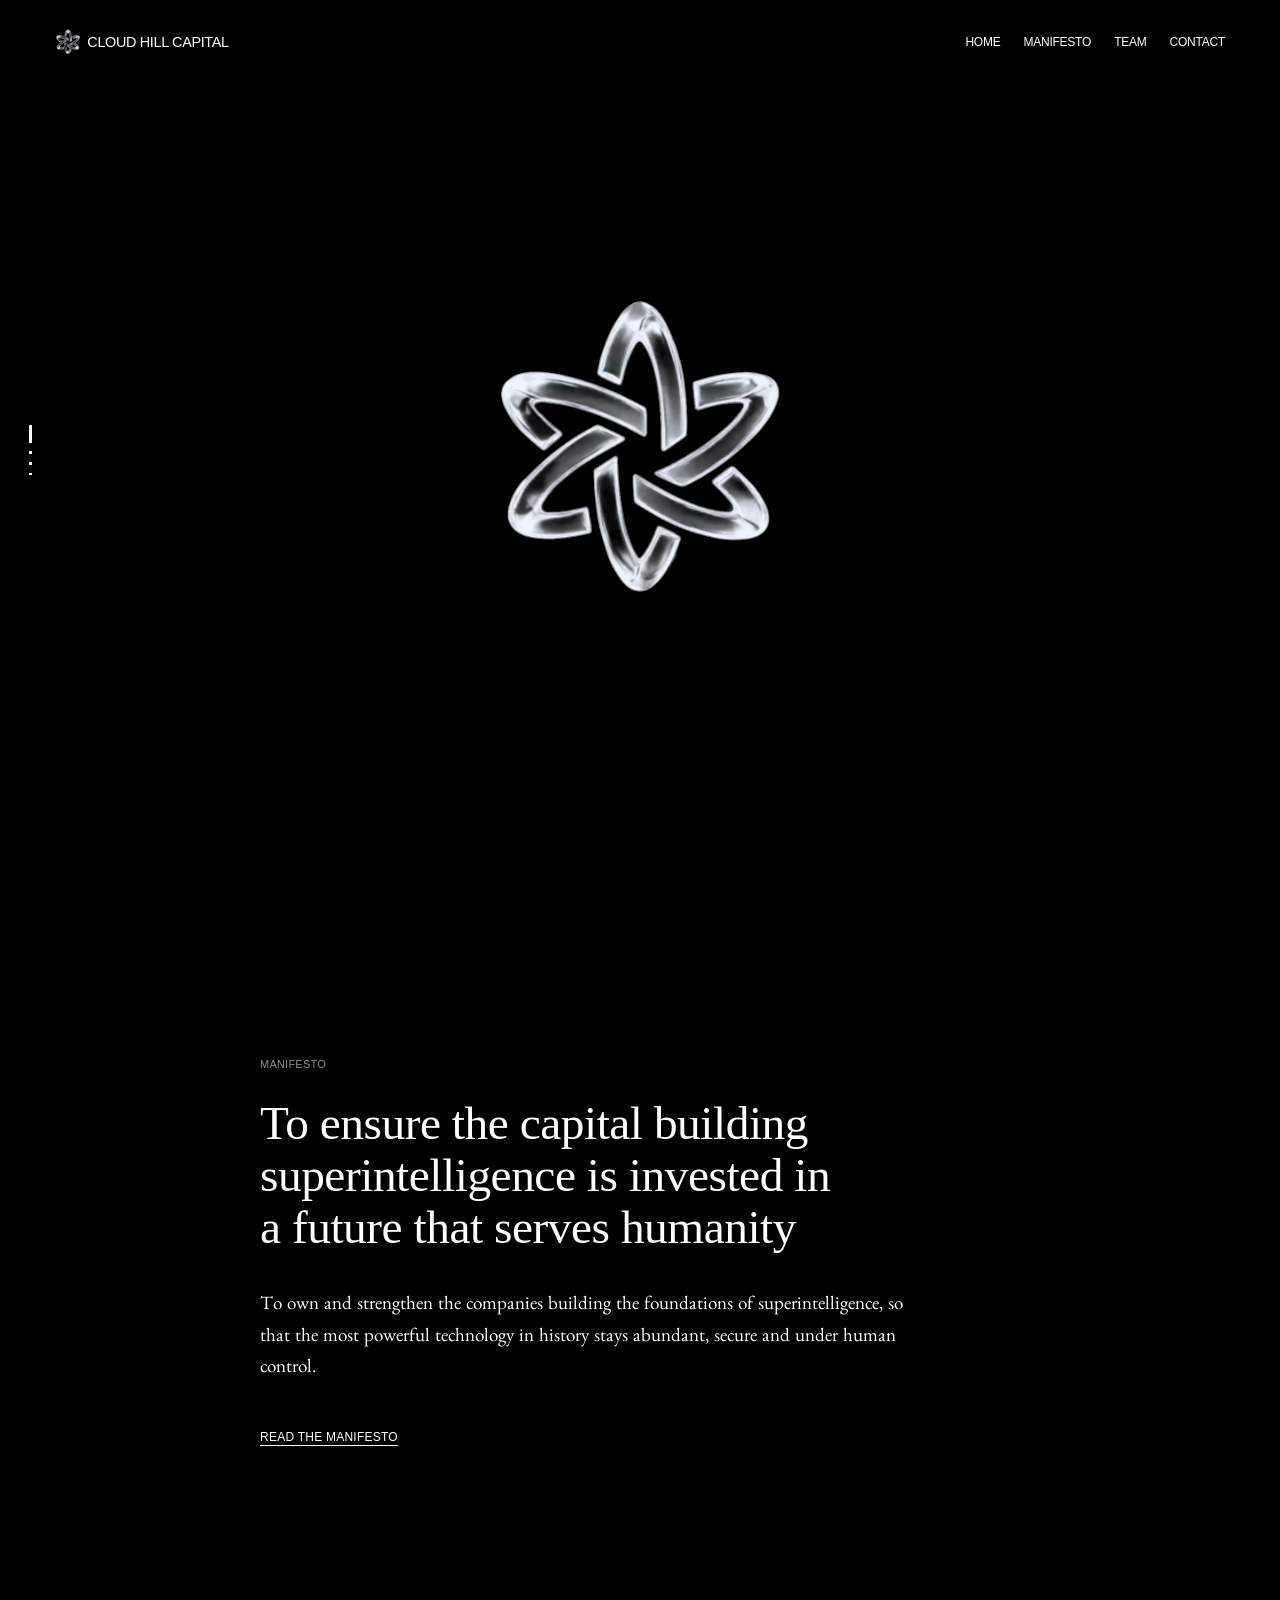
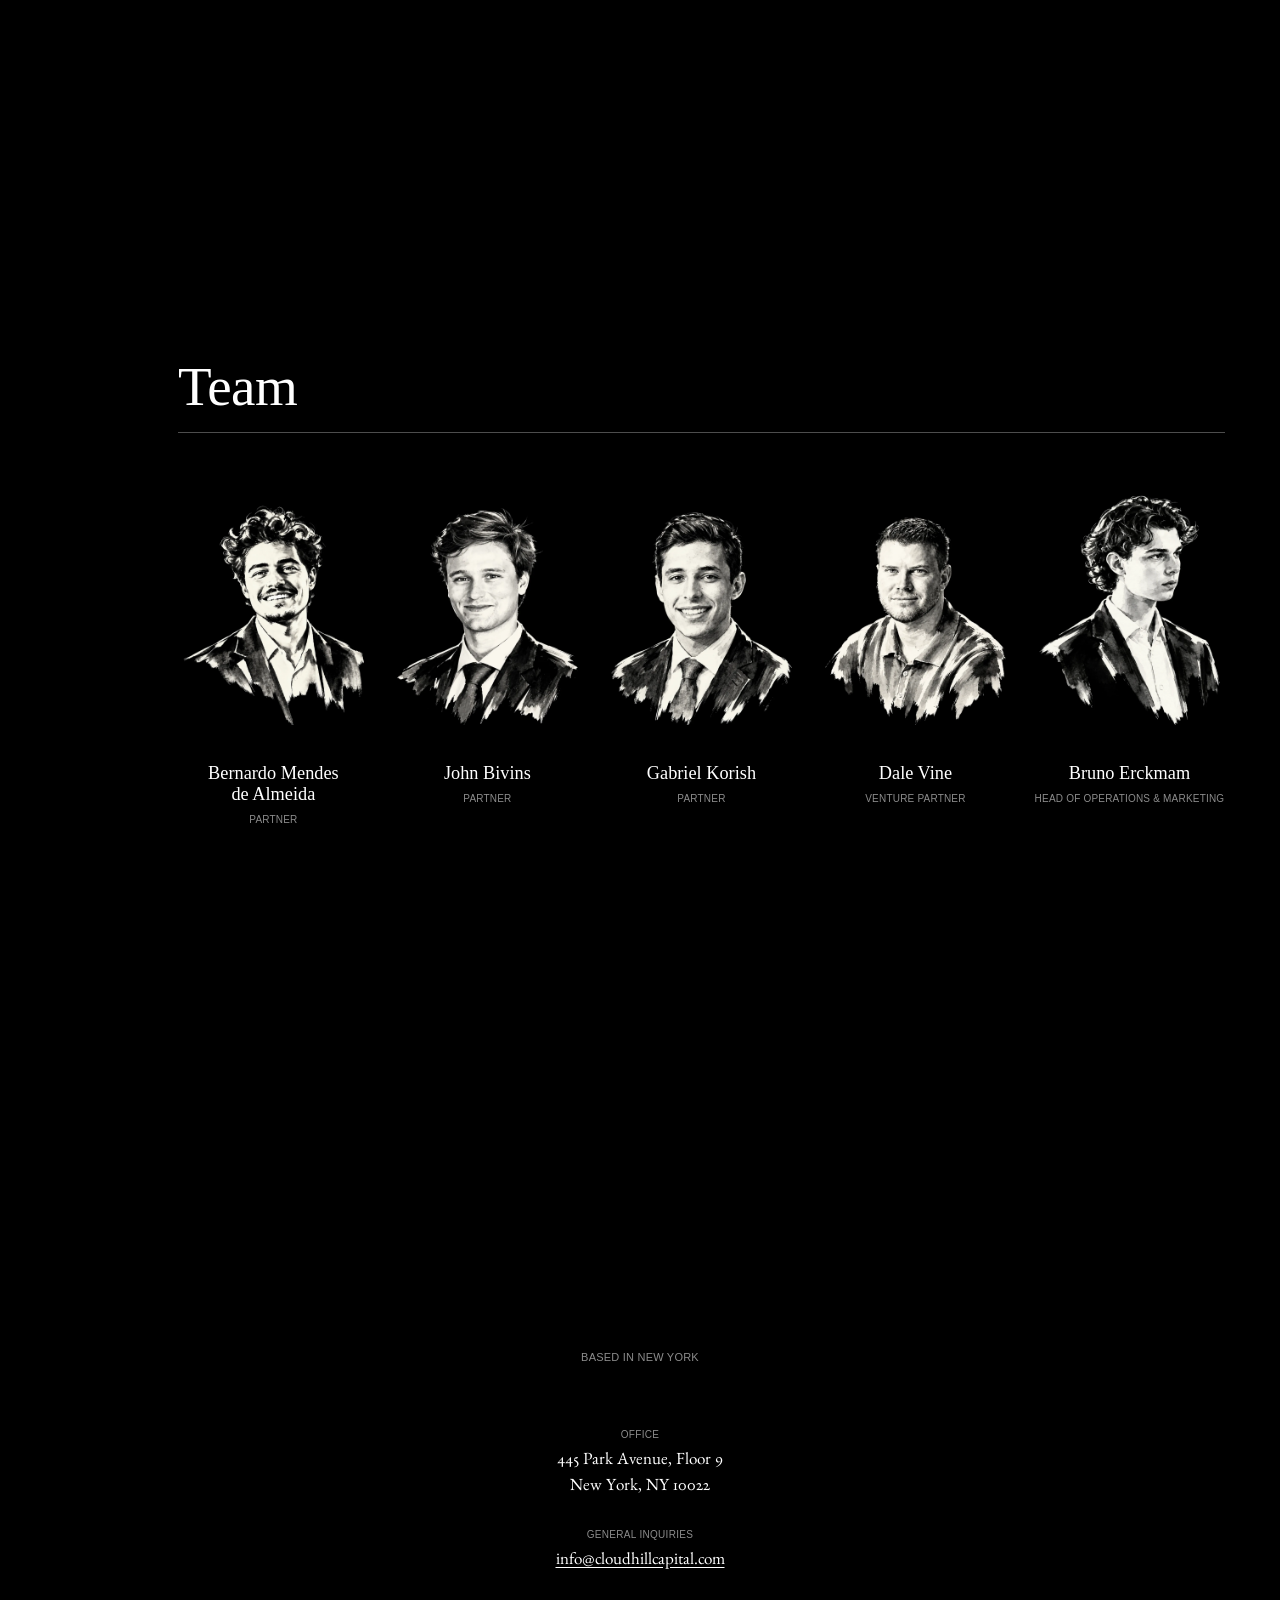
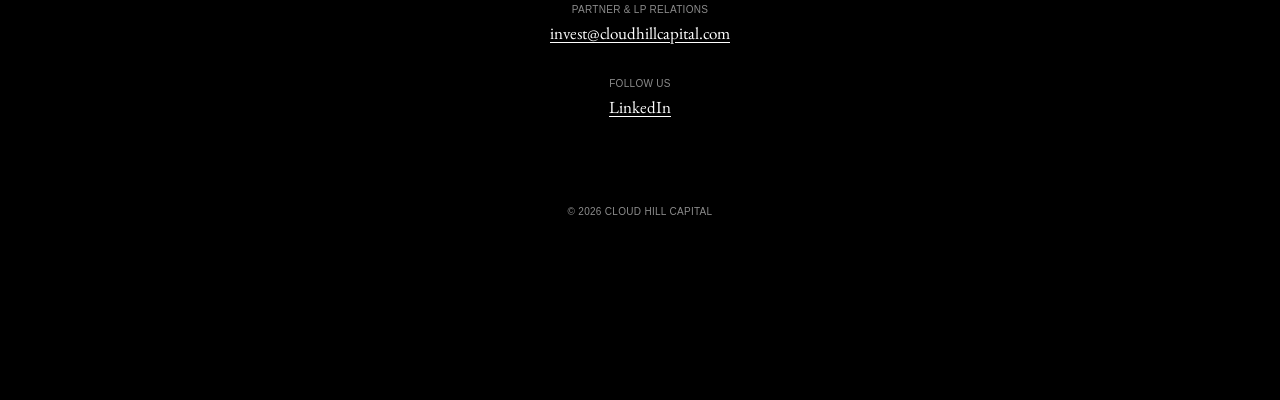
<file: index.html>
<!doctype html>
<html lang="en">
<head>
<meta charset="utf-8">
<meta name="viewport" content="width=device-width, initial-scale=1">
<title>Cloud Hill Capital</title>
<meta name="description" content="Cloud Hill Capital. Placeholder description, to be defined.">
<meta name="theme-color" content="#000000">
<link rel="icon" type="image/png" href="assets/img/favicon.png">
<link rel="apple-touch-icon" href="assets/img/apple-touch-icon.png">
<script>document.documentElement.classList.add('js')</script>

<!-- Fonts. Benne comes from Google Fonts. TT Hoves Pro Expanded and Tercia are licensed:
     drop the files in /fonts and follow fonts/README.md (one uncomment per font). -->
<link rel="preconnect" href="https://fonts.googleapis.com">
<link rel="preconnect" href="https://fonts.gstatic.com" crossorigin>
<link rel="stylesheet" href="https://fonts.googleapis.com/css2?family=Benne&display=swap">
<link rel="stylesheet" href="fonts/fonts.css">

<link rel="stylesheet" href="assets/css/style.css">
<link rel="preload" as="image" href="assets/img/logo.webp" fetchpriority="high">
<script src="assets/js/main.js" defer></script>
</head>
<body>

<a class="skip-link" href="#manifesto">Skip to content</a>

<header class="site-header" id="top">
  <a class="brand" href="#home" data-link="home">
    <!-- Header logo: a small copy of the home logo (128px, for sharp edges at this size) -->
    <img class="brand__mark" src="assets/img/logo-mark.webp" alt="" width="128" height="128">
    <span class="brand__name">Cloud Hill Capital</span>
  </a>
  <button class="menu-toggle" type="button" aria-expanded="false" aria-controls="site-nav" aria-label="Open menu">
    <span class="menu-toggle__line" aria-hidden="true"></span>
    <span class="menu-toggle__line" aria-hidden="true"></span>
  </button>
  <nav class="site-nav" id="site-nav" aria-label="Main">
    <ul class="site-nav__list">
      <li><a class="site-nav__link" href="#home" data-link="home">Home</a></li>
      <li><a class="site-nav__link" href="#manifesto" data-link="manifesto">Manifesto</a></li>
      <li><a class="site-nav__link" href="#team" data-link="team">Team</a></li>
      <li><a class="site-nav__link" href="#contact" data-link="contact">Contact</a></li>
    </ul>
  </nav>
</header>

<!-- Page indicator (Audeo): one bar per section; the current one grows and its name slides in. -->
<div class="pager" aria-hidden="true">
  <div class="pager__item" data-for="home"><span class="pager__bar"></span></div>
  <div class="pager__item" data-for="manifesto"><span class="pager__bar"></span><span class="pager__label-wrap"><span class="pager__label">Manifesto</span></span></div>
  <div class="pager__item" data-for="team"><span class="pager__bar"></span><span class="pager__label-wrap"><span class="pager__label">Team</span></span></div>
  <div class="pager__item" data-for="contact"><span class="pager__bar"></span><span class="pager__label-wrap"><span class="pager__label">Contact</span></span></div>
</div>

<main id="main">

  <!-- 1. HOME -->
  <section class="home" id="home" aria-labelledby="home-title">
    <h1 class="visually-hidden" id="home-title">Cloud Hill Capital</h1>
    <div class="home__mark">
      <div class="home__spin">
        <!-- LOGO: to change it, swap this src (square image, mark centred on the exact centre of the image).
             main.js stacks copies of it behind this one to give the turning mark its depth. -->
        <img class="home__logo" src="assets/img/logo.webp" alt="Cloud Hill Capital logo" width="694" height="694" decoding="async" fetchpriority="high">
      </div>
    </div>
  </section>

  <!-- 2. MANIFESTO: mission statement, then the link to the full manifesto -->
  <section class="section manifesto" id="manifesto" aria-labelledby="manifesto-title">
    <div class="manifesto__inner">
      <p class="eyebrow">Manifesto</p>
      <h2 class="manifesto__title" id="manifesto-title">To ensure the capital building superintelligence is invested in a future that serves humanity</h2>
      <div class="manifesto__body">
        <p>To own and strengthen the companies building the foundations of superintelligence, so that the most powerful technology in history stays abundant, secure and under human control.</p>
      </div>
      <p class="manifesto__more">
        <a class="manifesto__link" href="manifesto.html">Read the manifesto</a>
      </p>
    </div>
  </section>

  <!-- 3. TEAM. Each person is one <li>: name, role, portrait and bio all live here.
       Portraits are 900x1228 WebP files in assets/team/ (ink drawing on black). -->
  <section class="section team" id="team" aria-labelledby="team-title">
    <h2 class="team__title" id="team-title">Team</h2>

    <div class="team__stage">
      <ul class="team__grid" role="list">
        <li class="person">
          <button class="person__btn" type="button" aria-expanded="false">
            <span class="person__art"><img class="portrait" src="assets/team/bernardo-mendes-de-almeida.webp?v=2" alt="" width="900" height="1228" loading="lazy" decoding="async"></span>
            <span class="person__name">Bernardo Mendes de Almeida</span>
            <span class="person__role">Partner</span>
            <span class="person__icon" aria-hidden="true"></span>
          </button>
          <div class="person__more" hidden>
            <p class="person__bio">Bernardo M. Almeida is a Partner at Cloud Hill Capital, where he is responsible for limited partner relations and capital formation, building long-term partnerships with the sovereign, institutional and strategic investors who invest alongside the firm. Prior to Cloud Hill, he founded Avalanche Capital, a placement agency for emerging fund managers, where he advised more than 100 clients and generated over $1 billion in capital introductions. Earlier in his career, he served in Investor Relations at Vanguard Asset Management.</p>
          </div>
        </li>
        <li class="person">
          <button class="person__btn" type="button" aria-expanded="false">
            <span class="person__art"><img class="portrait" src="assets/team/john-bivins.webp" alt="" width="900" height="1228" loading="lazy" decoding="async"></span>
            <span class="person__name">John Bivins</span>
            <span class="person__role">Partner</span>
            <span class="person__icon" aria-hidden="true"></span>
          </button>
          <div class="person__more" hidden>
            <p class="person__bio">John Bivins is a Partner at Cloud Hill Capital, where he focuses on sourcing and investing in high-growth technology companies. Previously, he served as Head of North America at Crewstone International, a Kuala Lumpur–based private equity firm managing sovereign and institutional capital. Throughout his career, he has facilitated more than $450 million in debt and equity financings. John holds a Master of Public Administration from Columbia University and a Bachelor of Arts from the University of North Carolina at Chapel Hill.</p>
          </div>
        </li>
        <li class="person">
          <button class="person__btn" type="button" aria-expanded="false">
            <span class="person__art"><img class="portrait" src="assets/team/gabriel-korish.webp" alt="" width="900" height="1228" loading="lazy" decoding="async"></span>
            <span class="person__name">Gabriel Korish</span>
            <span class="person__role">Partner</span>
            <span class="person__icon" aria-hidden="true"></span>
          </button>
          <div class="person__more" hidden>
            <p class="person__bio">Gabriel Korish is a Partner at Cloud Hill Capital, where he leads deal origination and portfolio relations. He is responsible for sourcing growth-stage investment opportunities across the firm’s focus areas and for supporting portfolio companies after investment, connecting them with the partners, capital and resources that accelerate their growth. Gabriel was educated at Harvard Business School.</p>
          </div>
        </li>
        <li class="person">
          <button class="person__btn" type="button" aria-expanded="false">
            <span class="person__art"><img class="portrait" src="assets/team/dale-vine.webp" alt="" width="900" height="1228" loading="lazy" decoding="async"></span>
            <span class="person__name">Dale Vine</span>
            <span class="person__role">Venture Partner</span>
            <span class="person__icon" aria-hidden="true"></span>
          </button>
          <div class="person__more" hidden>
            <p class="person__bio">Dale Vine is a Venture Partner at Cloud Hill Capital, where he drives the firm’s strategic relationships and partnerships. He is the Founder and Chief Executive Officer of DVC Capital, a single family office, and a General Partner at ArcstoneLC, an AI infrastructure platform investing in European data center capacity. An active investor across artificial intelligence, fintech and real estate, Dale brings an extensive network of founders, family offices and institutional investors across the Gulf, Europe and the United States.</p>
          </div>
        </li>
        <li class="person">
          <button class="person__btn" type="button" aria-expanded="false">
            <span class="person__art"><img class="portrait" src="assets/team/bruno-erckmam.webp?v=2" alt="" width="900" height="1228" loading="lazy" decoding="async"></span>
            <span class="person__name">Bruno Erckmam</span>
            <span class="person__role">Head of Operations &amp; Marketing</span>
            <span class="person__icon" aria-hidden="true"></span>
          </button>
          <div class="person__more" hidden>
            <p class="person__bio">Bruno Erckmam is the Head of Operations &amp; Marketing at Cloud Hill Capital. Over six years he has built go-to-market strategy across ecommerce, fintech, financial services and professional services, developing a sharp instinct for how companies find and hold the attention of the people who matter most to them. His work sits where most firms have a gap: between the quality of what they do and the reach of who knows about it. Bruno closes that gap.</p>
            <p class="person__bio">Prior to Cloud Hill Capital, he led marketing and revenue operations at Fundraisr, an AI-powered operating system for investor relations teams, and held a senior role at Avalanche Capital, a capital advisory firm operating across private markets.</p>
          </div>
        </li>
      </ul>

      <!-- Team intro (desktop and tablet). Filled from the clicked person by main.js. -->
      <div class="intro" id="intro" role="dialog" aria-modal="false" aria-labelledby="intro-name" hidden>
        <div class="intro__art" aria-hidden="true"><div class="intro__art-inner"></div></div>
        <div class="intro__panel">
          <div class="intro__info">
            <h3 class="intro__name" id="intro-name"></h3>
            <p class="intro__role"></p>
            <div class="intro__bio"></div>
          </div>
          <button class="intro__close" type="button" aria-label="Close introduction">
            <svg viewBox="0 0 12 12" aria-hidden="true"><path d="M1 1l10 10M11 1L1 11"/></svg>
          </button>
        </div>
      </div>
    </div>
  </section>

  <!-- 4. CONTACT: one centred column. Replace each [bracket] with the real value
       (for emails, change both the mailto: and the text). -->
  <section class="section contact" id="contact" aria-labelledby="contact-title">
    <div class="contact__inner">
      <h2 class="visually-hidden" id="contact-title">Contact</h2>
      <p class="contact__city">Based in New York</p>

      <dl class="contact__list">
        <div class="contact__item">
          <dt>Office</dt>
          <dd>445 Park Avenue, Floor 9<br>New York, NY 10022</dd>
        </div>
        <div class="contact__item">
          <dt>General inquiries</dt>
          <dd><a href="mailto:info@cloudhillcapital.com">info@cloudhillcapital.com</a></dd>
        </div>
        <div class="contact__item">
          <dt>Partner &amp; LP relations</dt>
          <dd><a href="mailto:invest@cloudhillcapital.com">invest@cloudhillcapital.com</a></dd>
        </div>
        <div class="contact__item">
          <dt>Follow us</dt>
          <dd><a href="https://www.linkedin.com/company/cloudhillcapital/" target="_blank" rel="noopener">LinkedIn</a></dd>
        </div>
      </dl>

      <p class="contact__foot">&copy; 2026 Cloud Hill Capital</p>
    </div>
  </section>

</main>

</body>
</html>
</file>
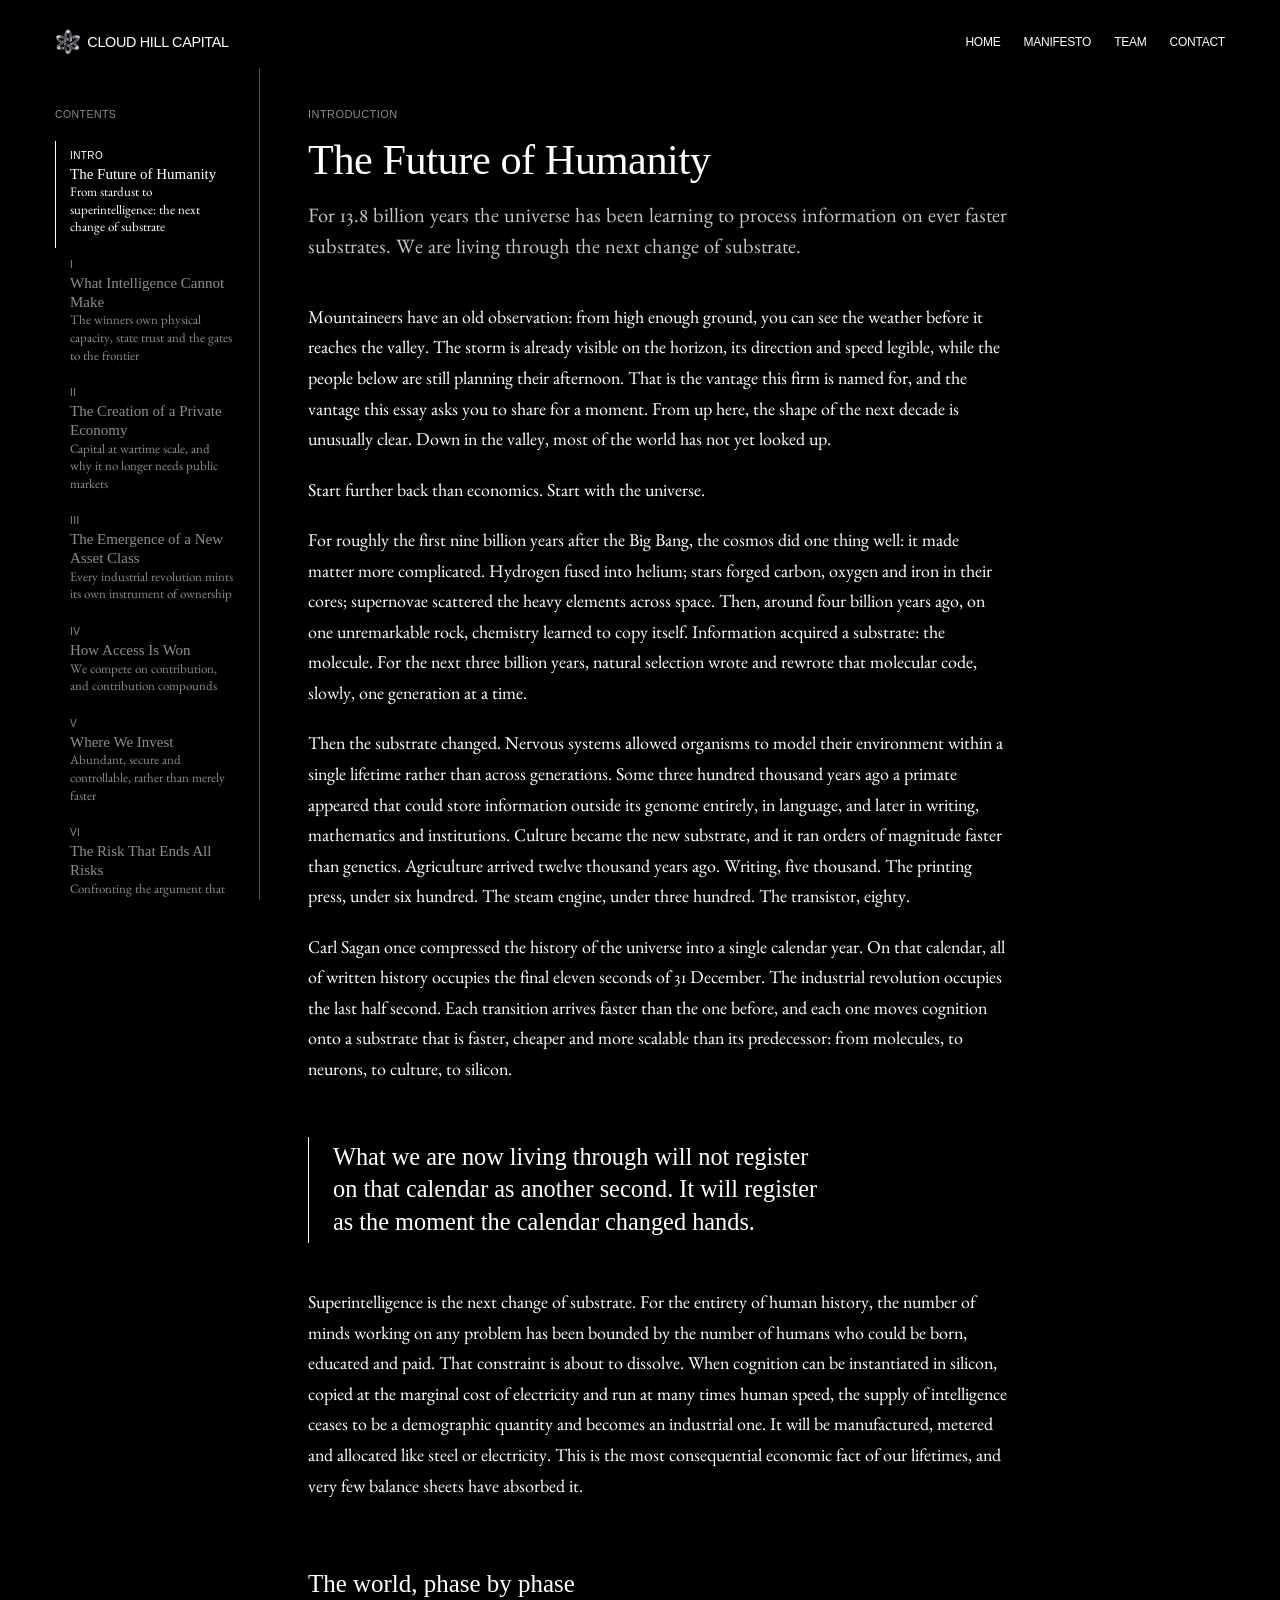
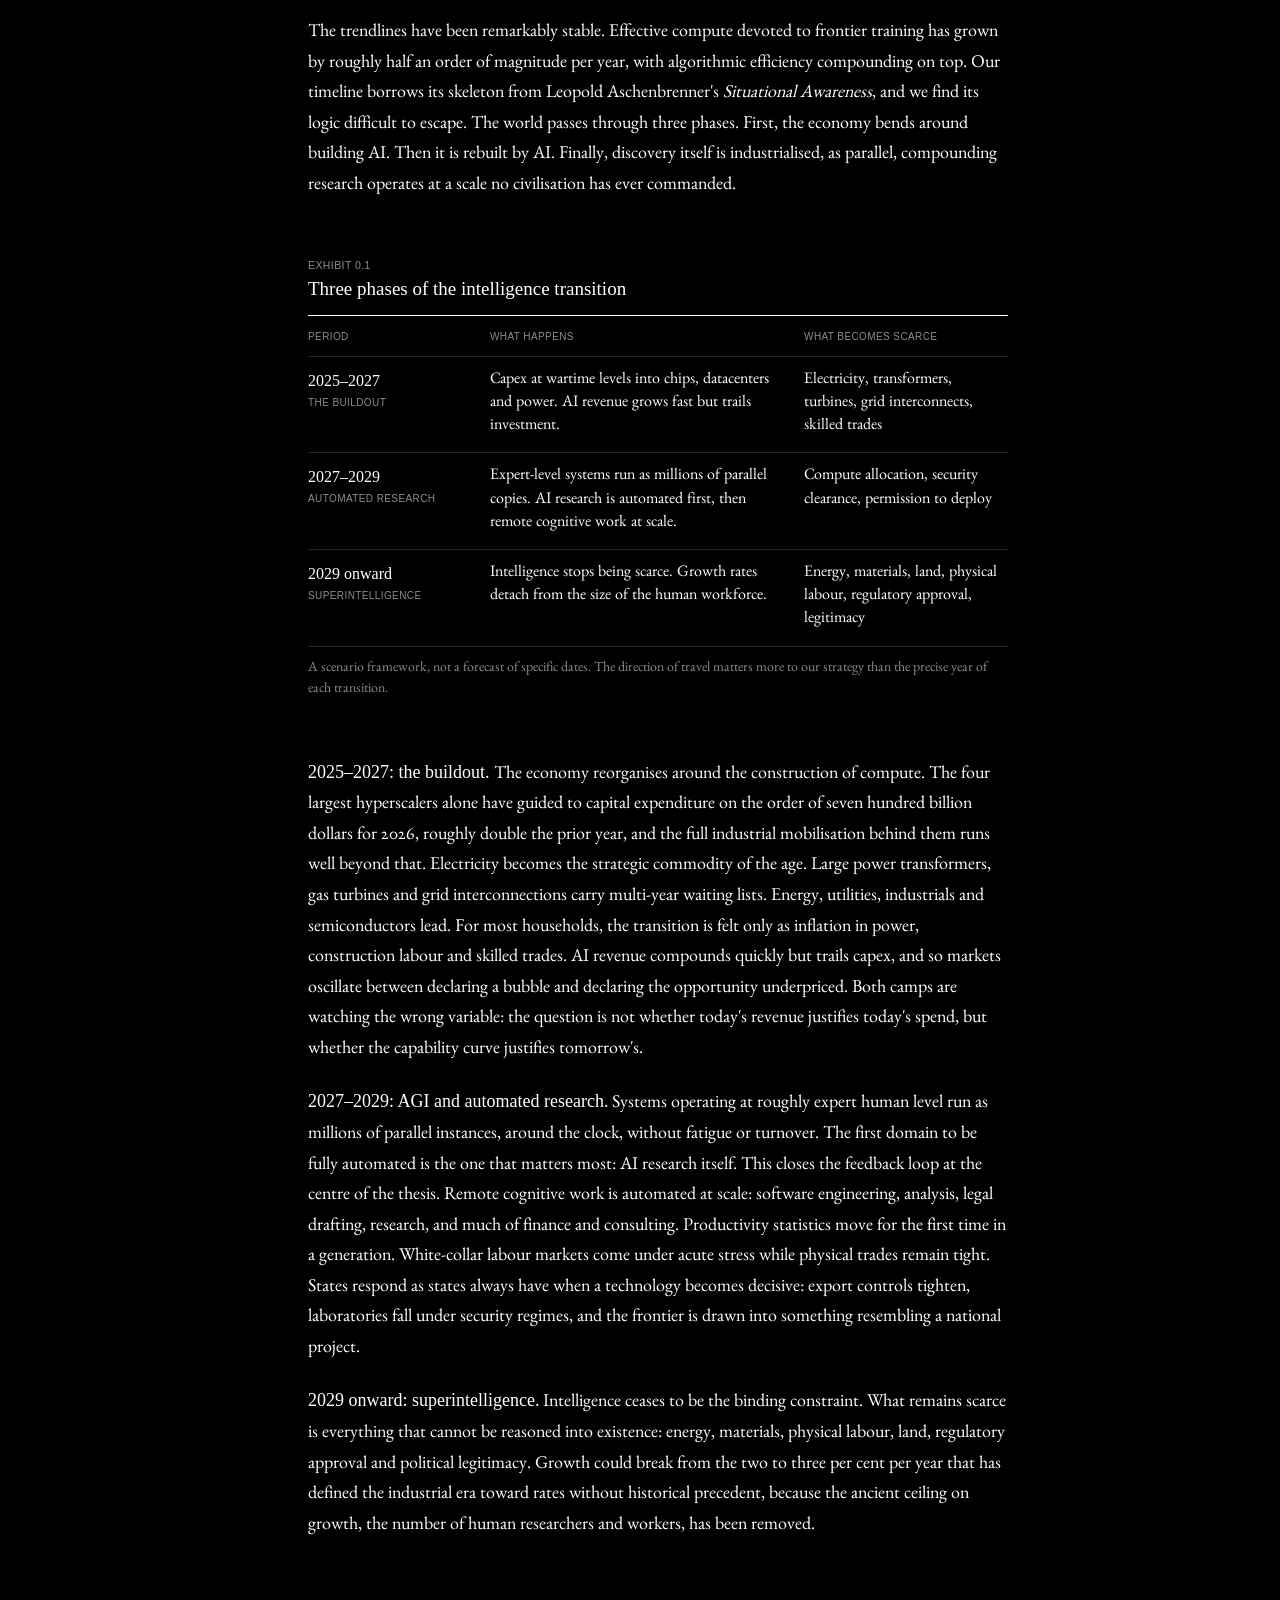
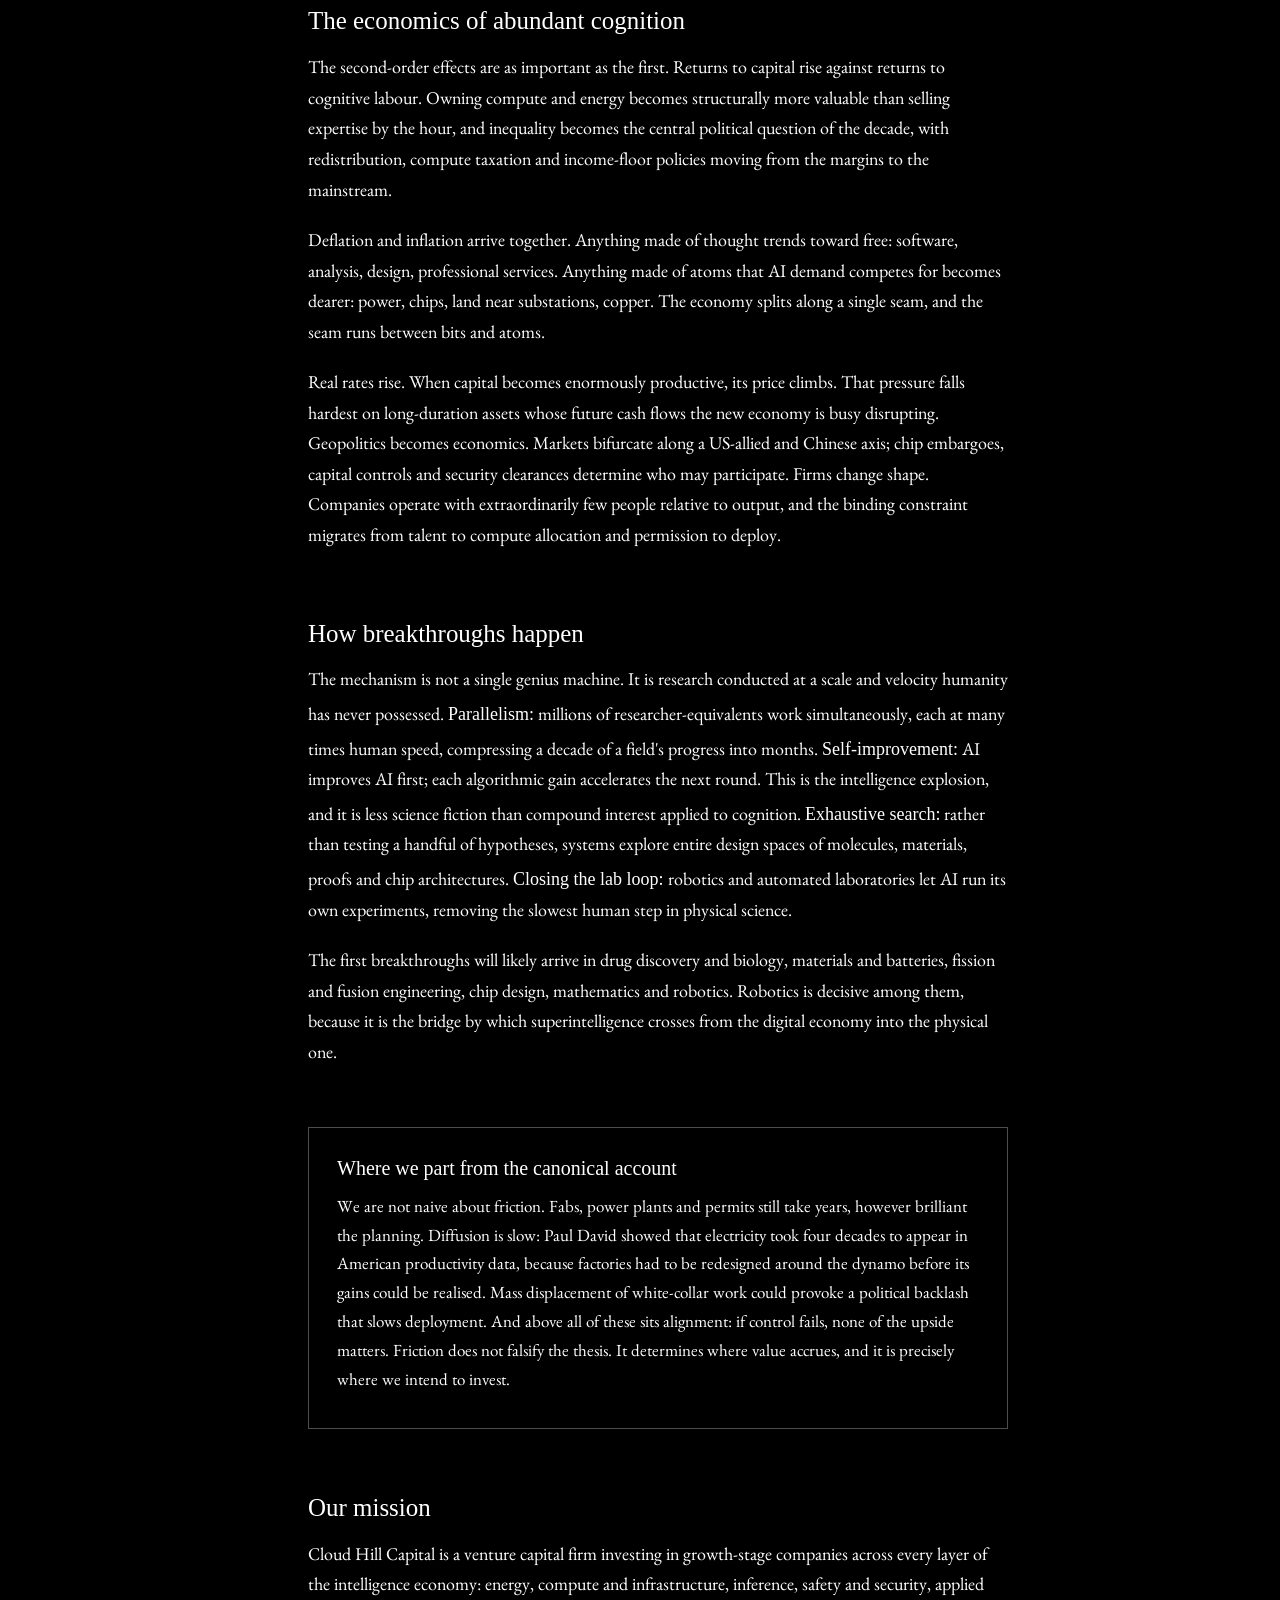
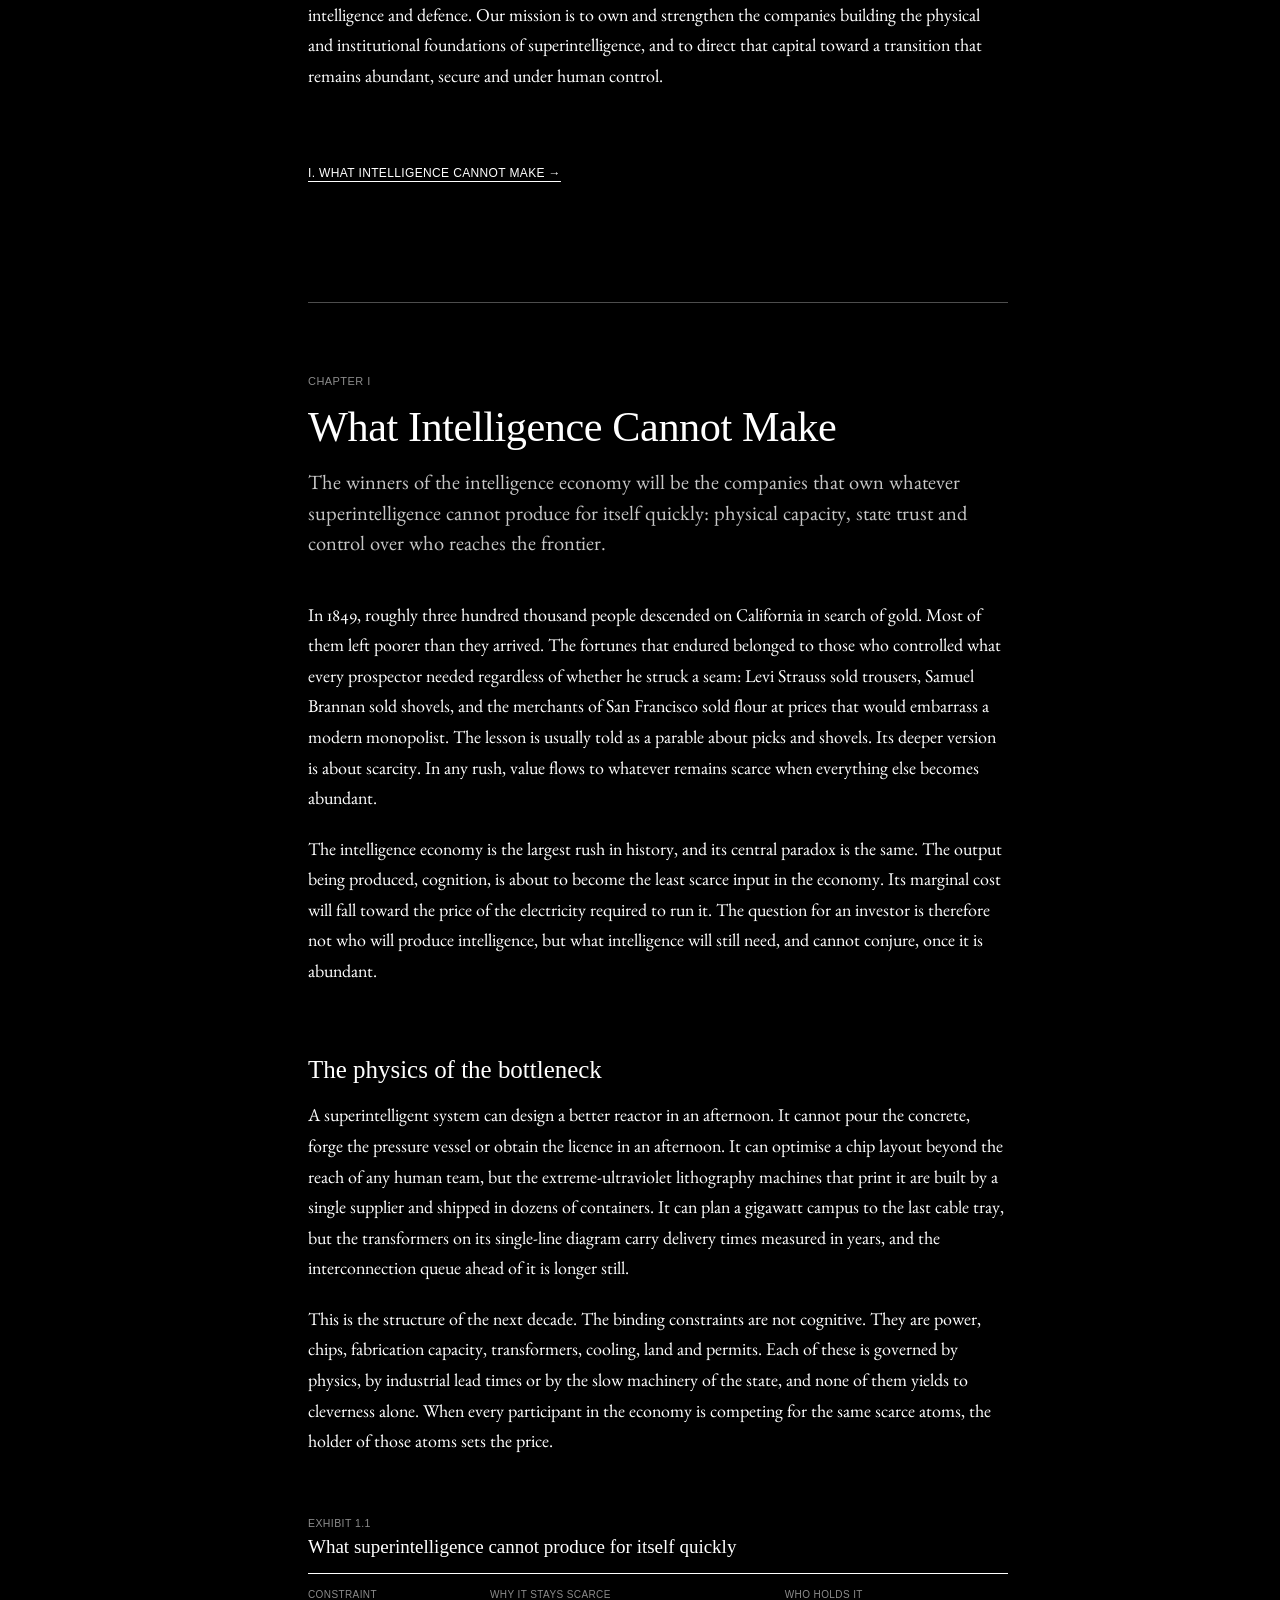
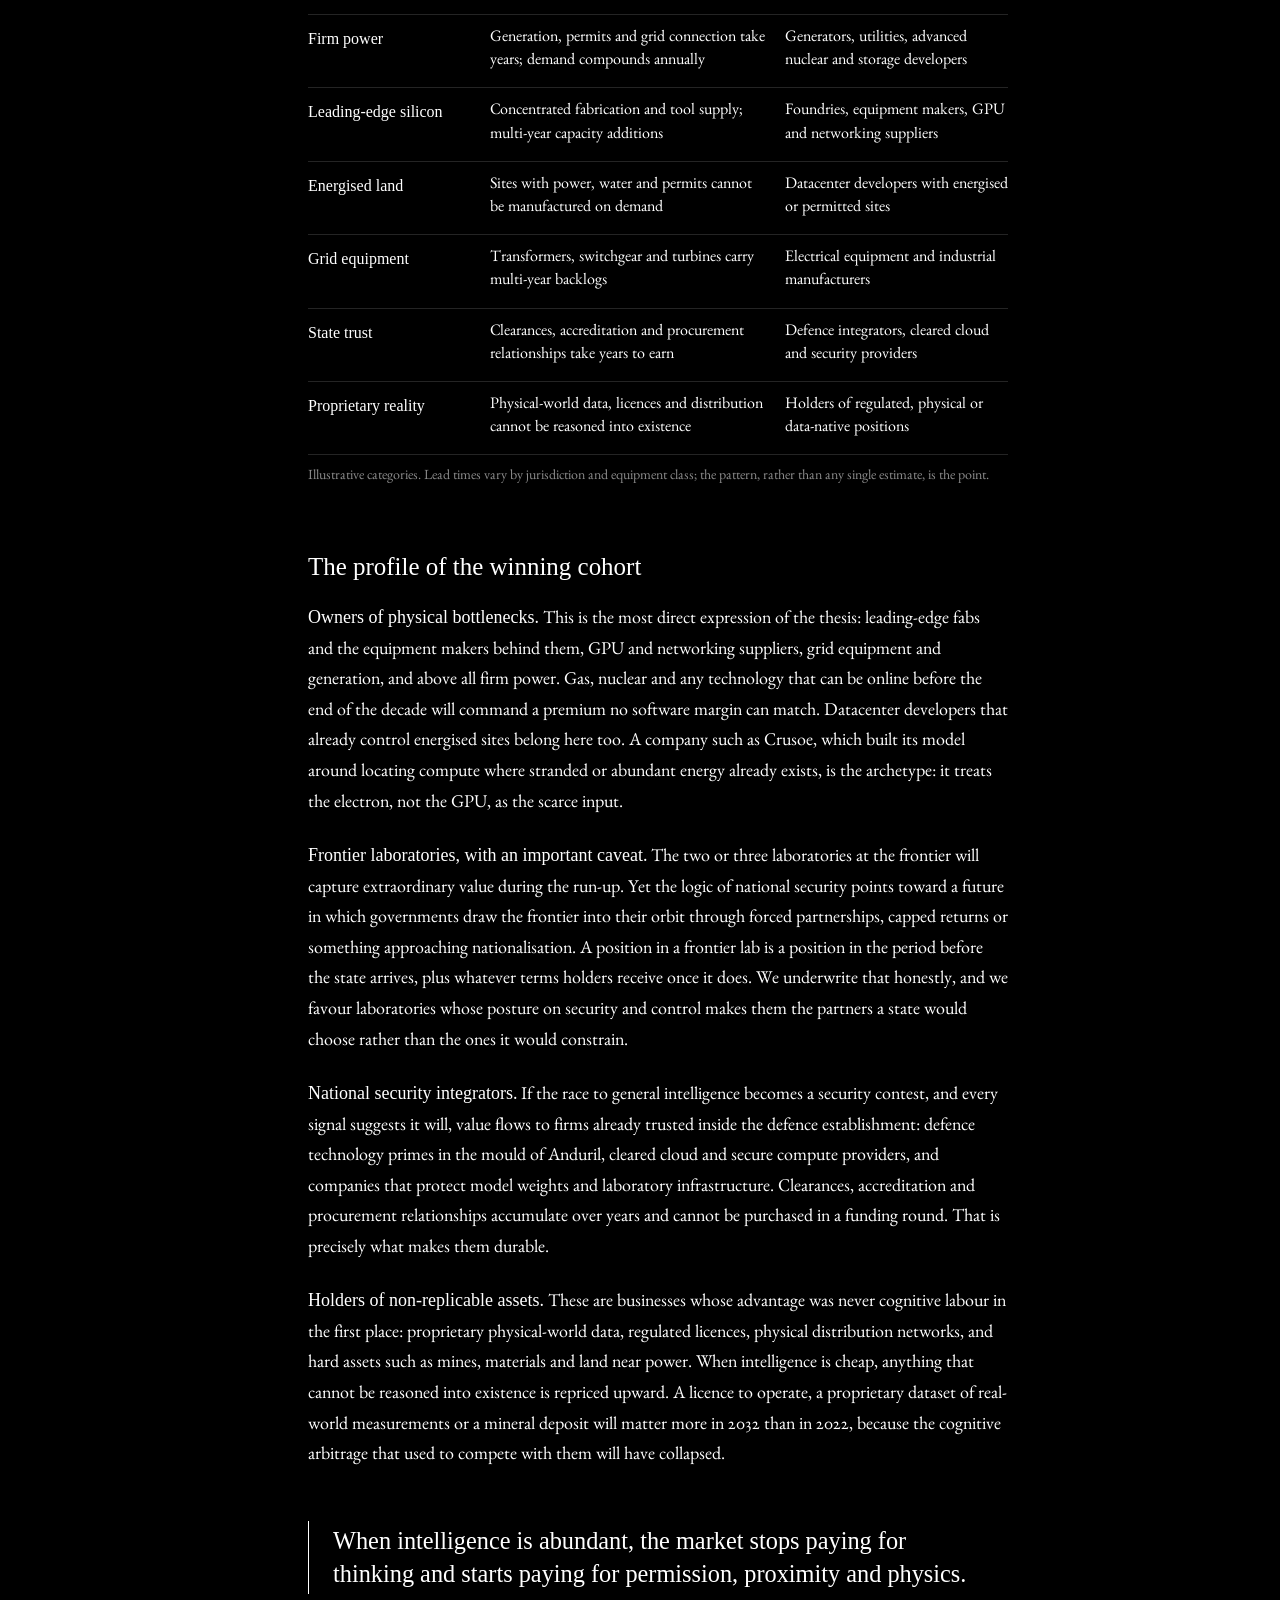
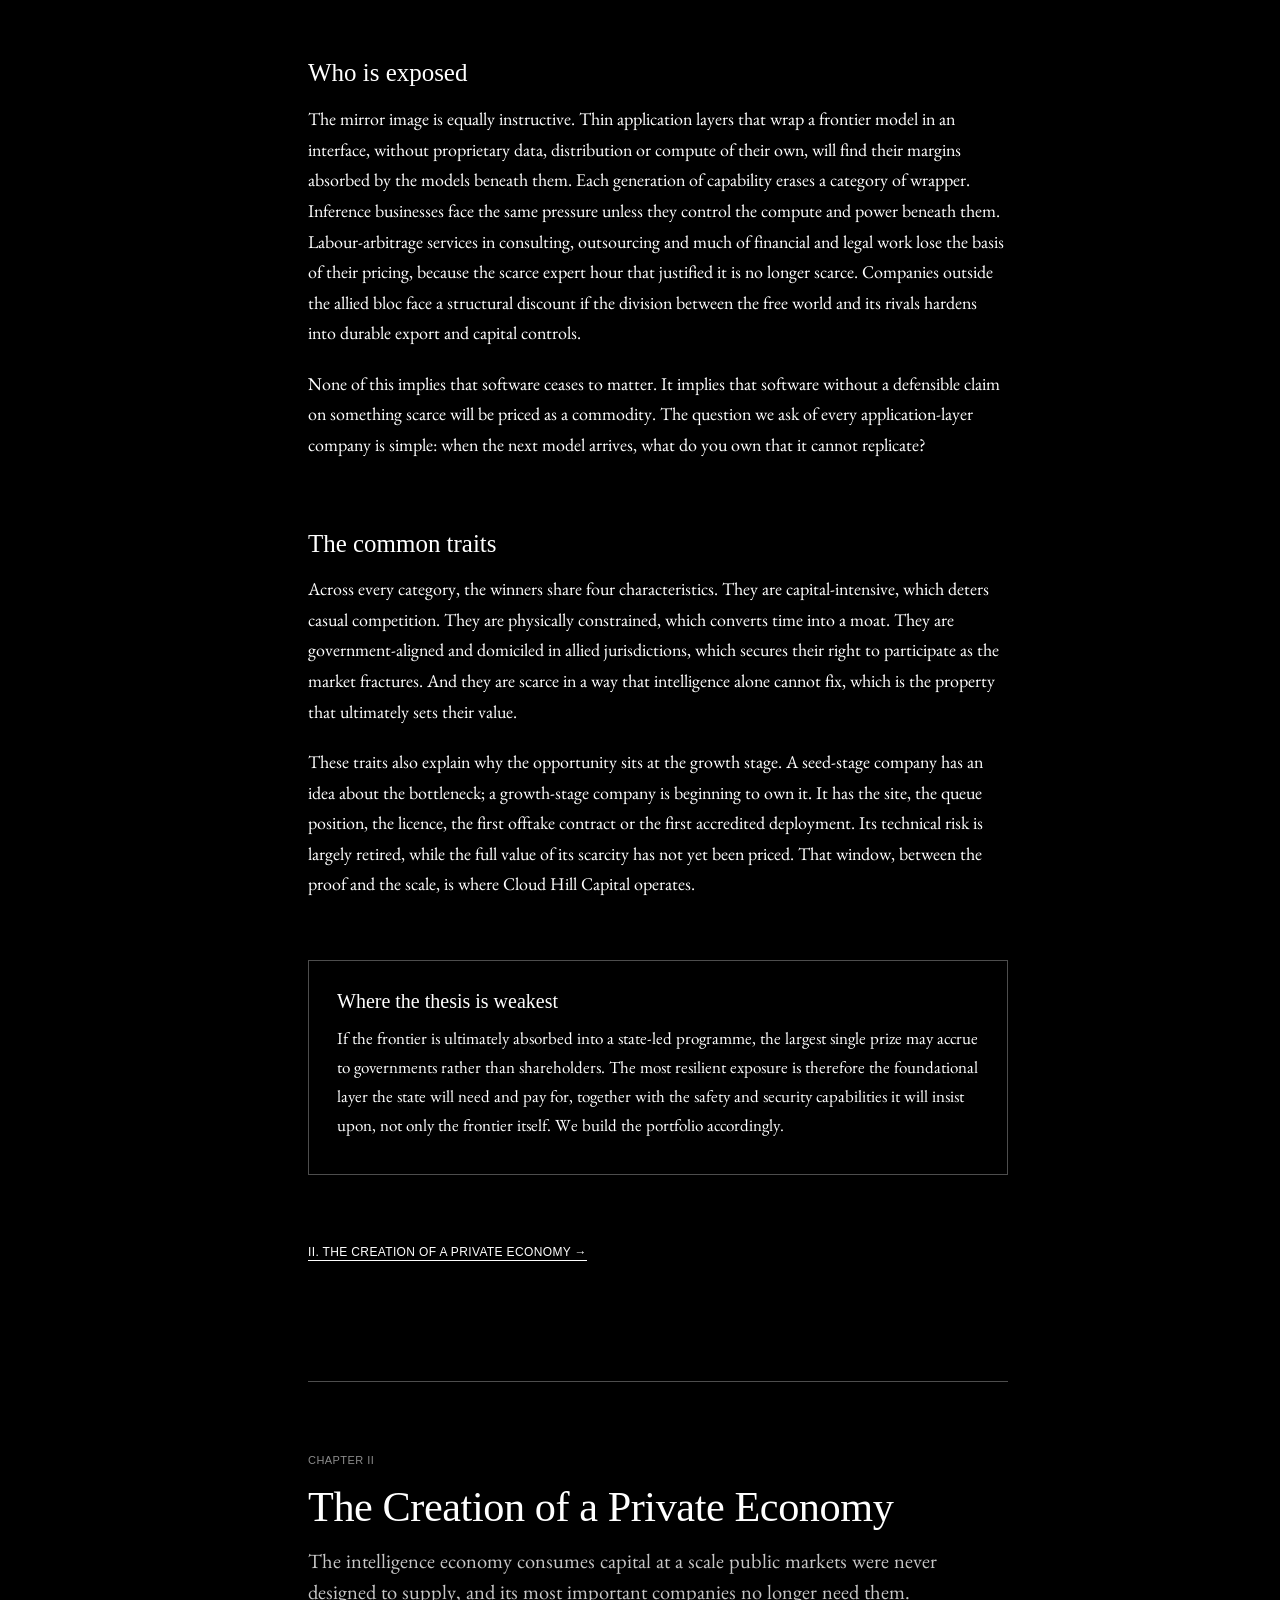
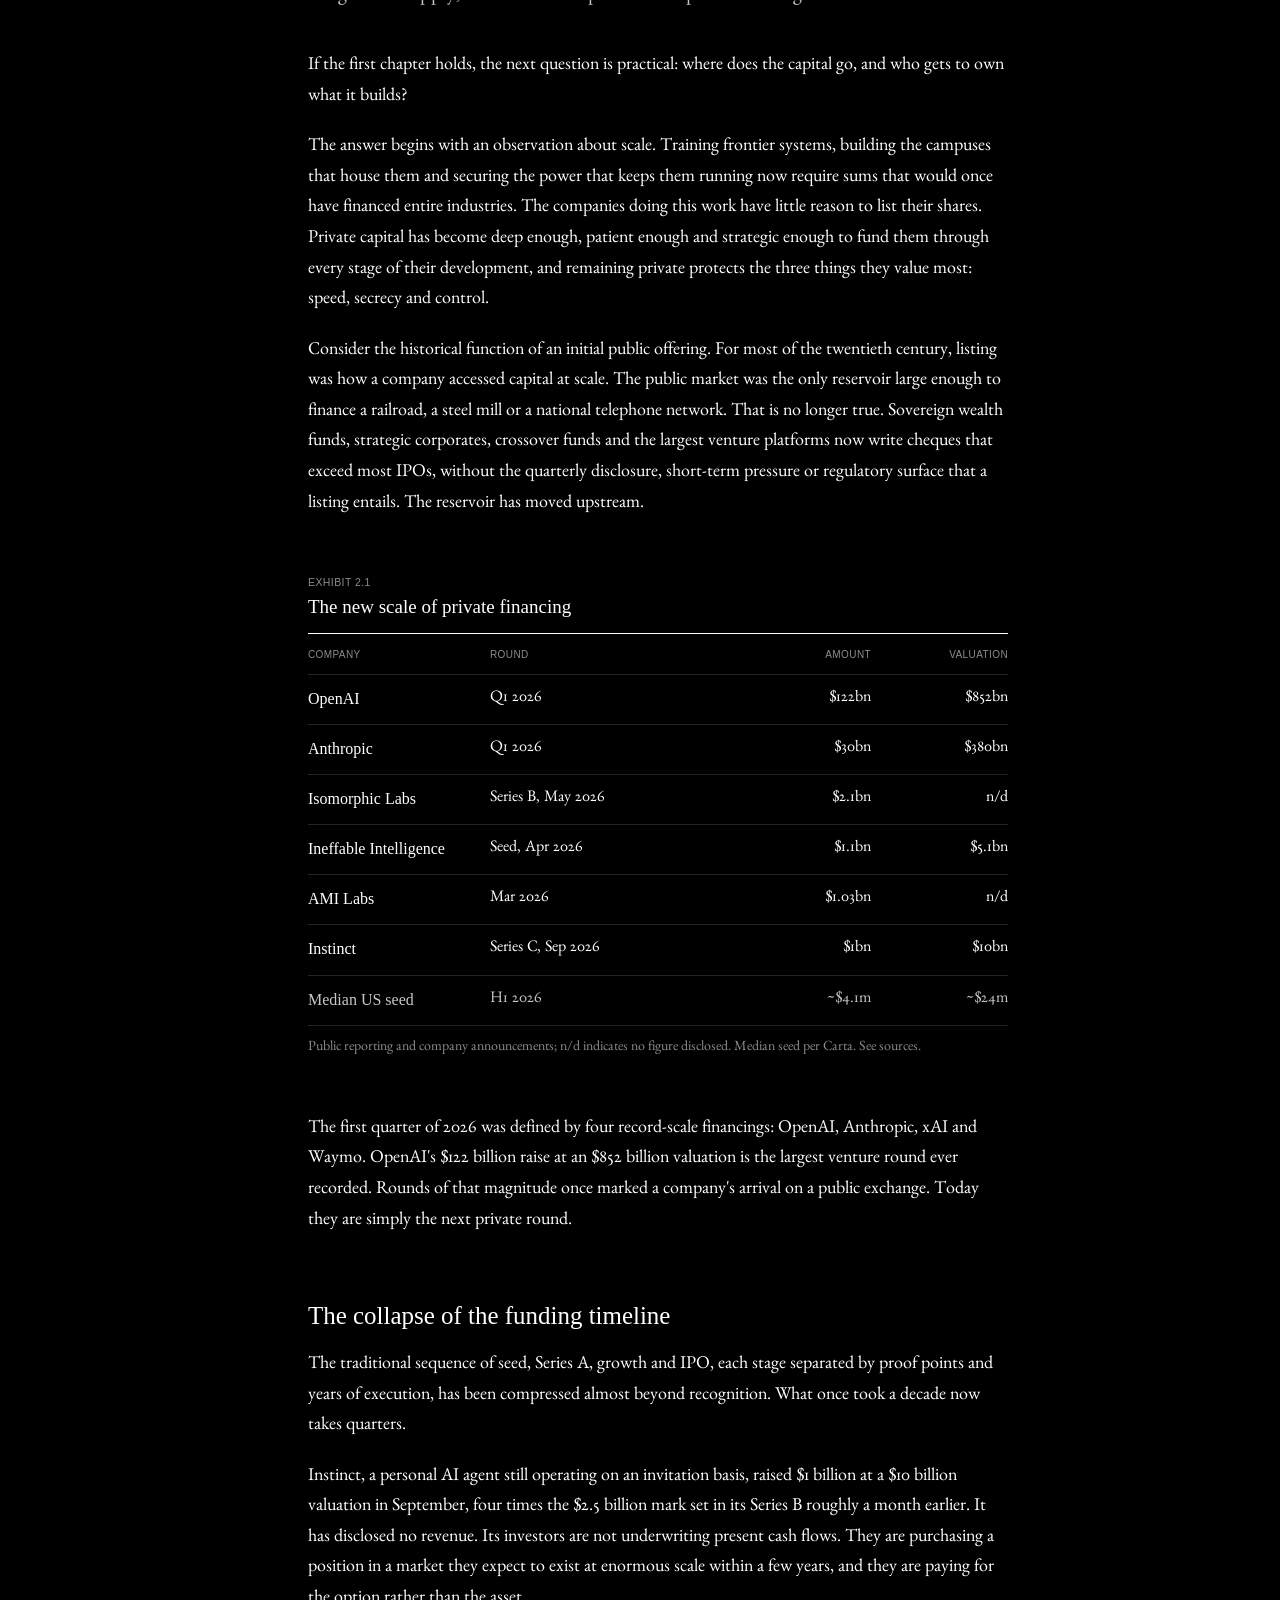
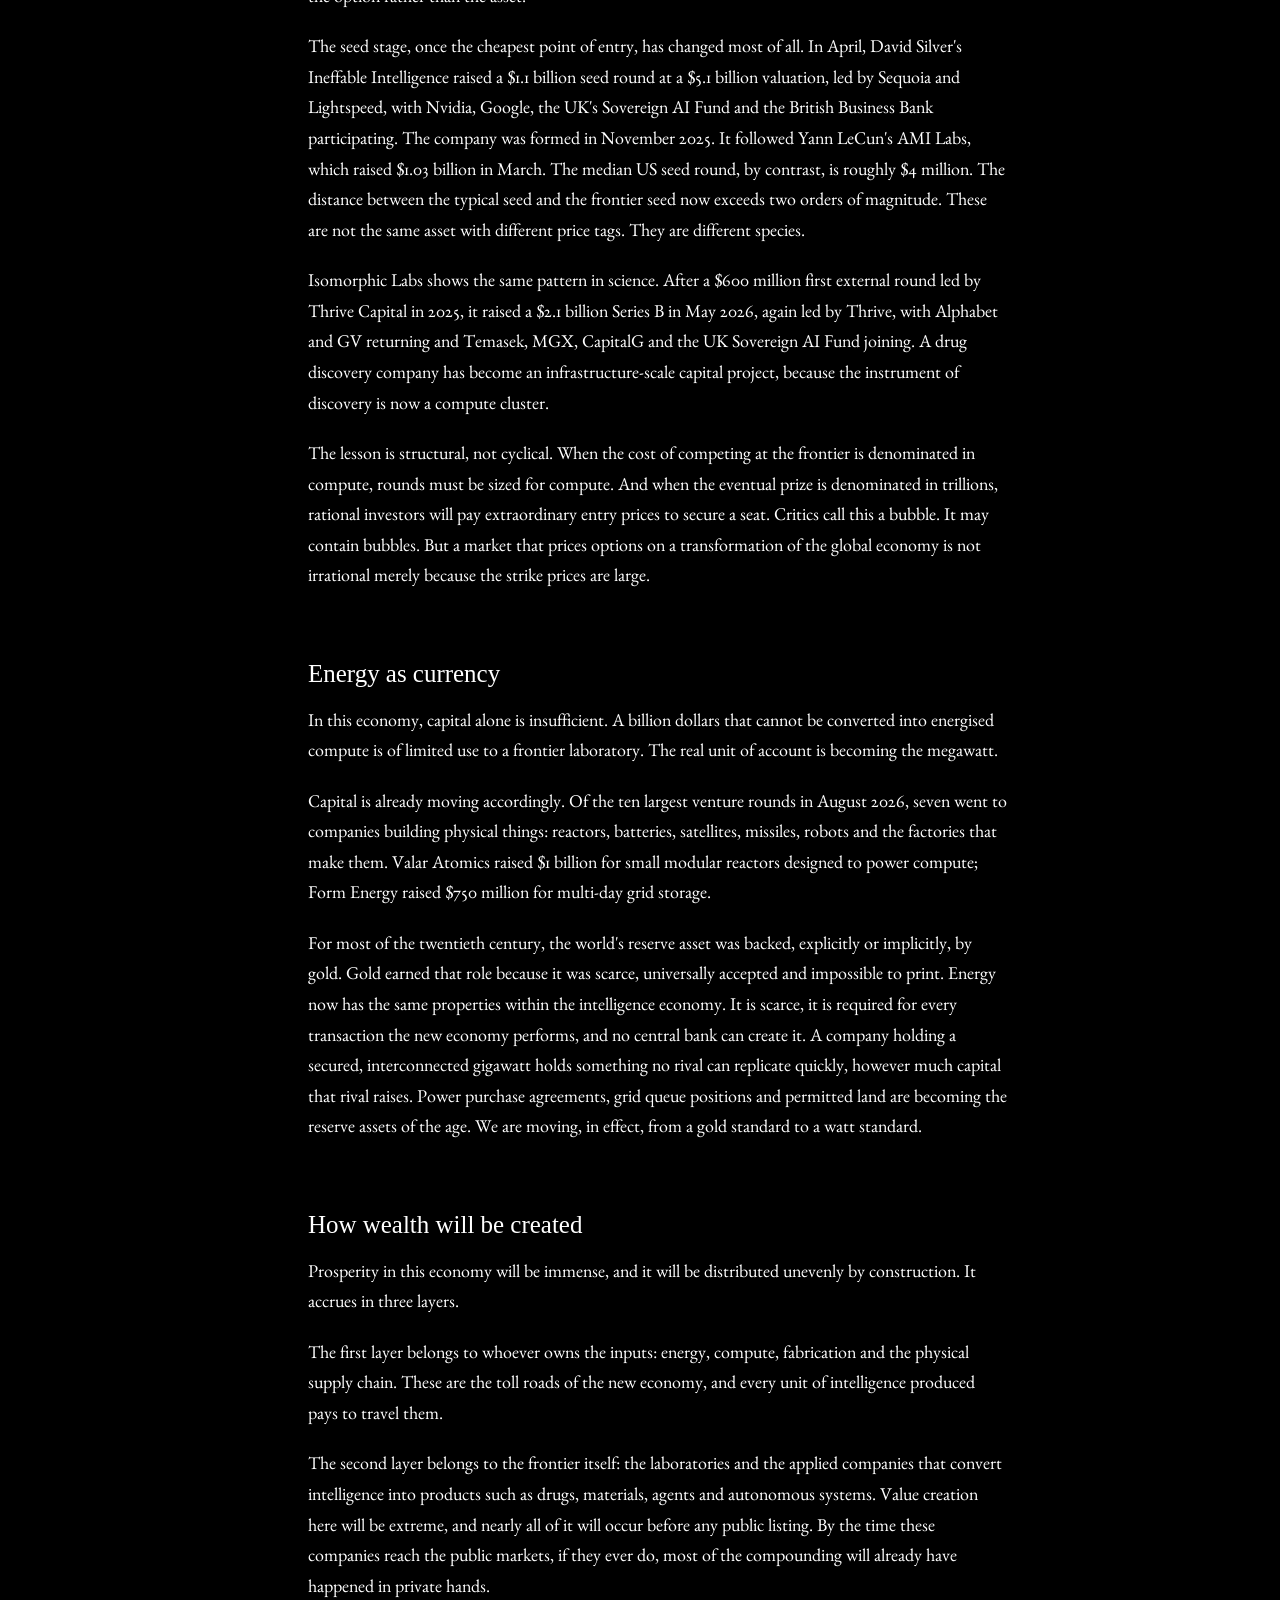
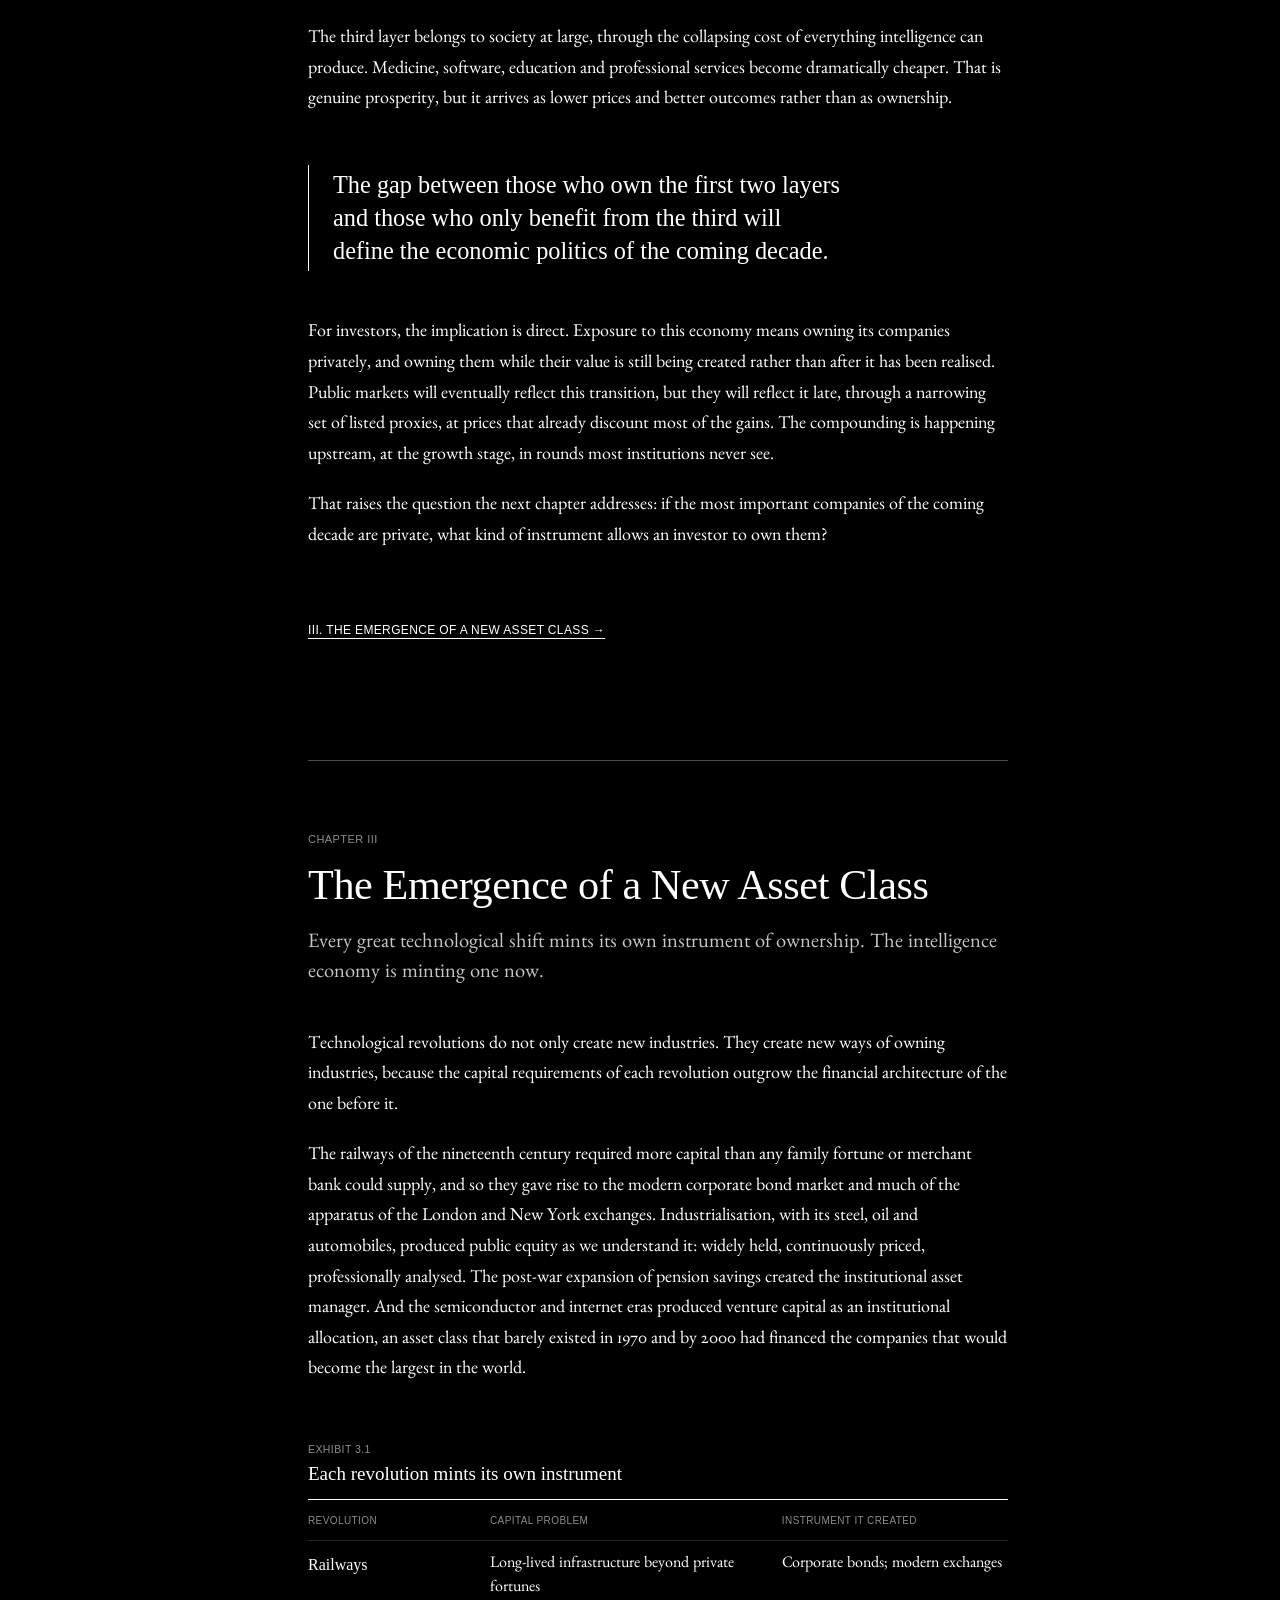
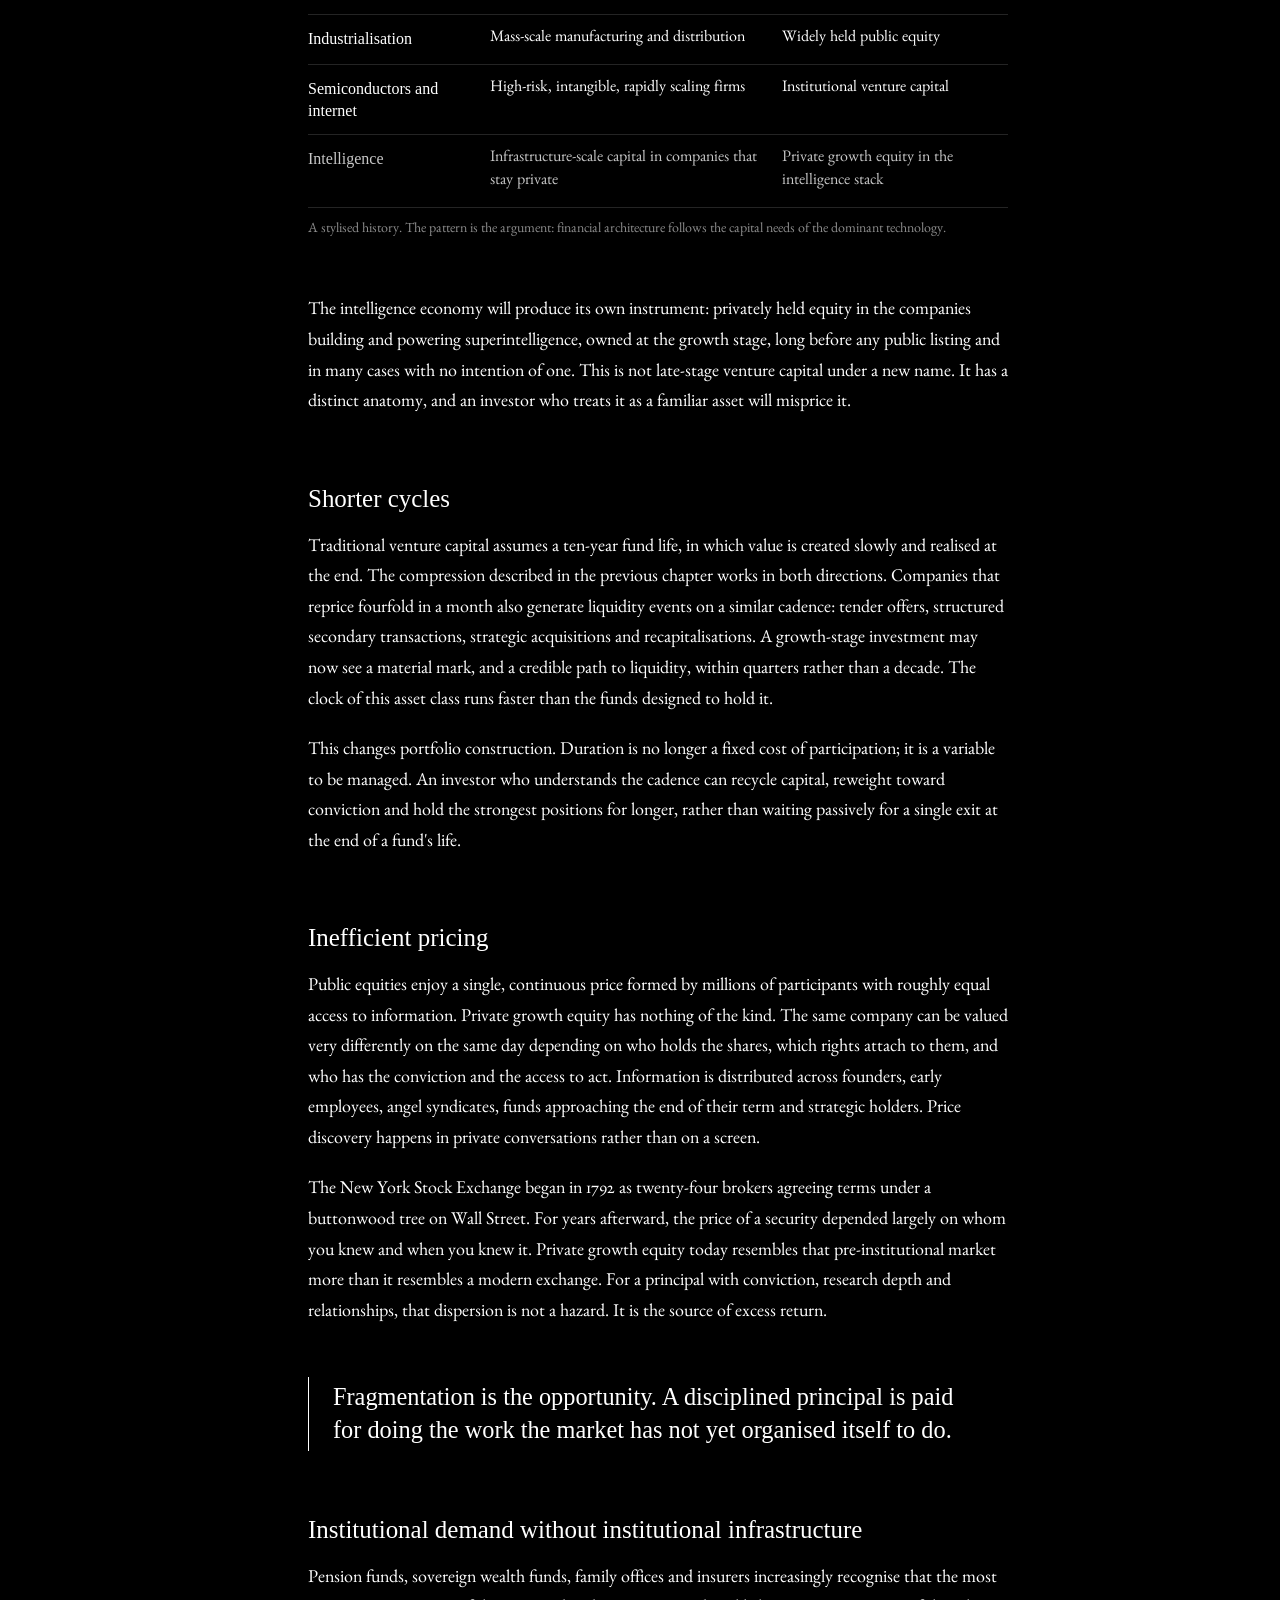
<file: manifesto.html>
<!doctype html>
<html lang="en" class="page-manifesto">
<head>
<meta charset="utf-8">
<meta name="viewport" content="width=device-width, initial-scale=1">
<title>Manifesto · Cloud Hill Capital</title>
<meta name="description" content="Above the Cloud Line. Superintelligence, the private economy it is building, and the companies that will decide whether it serves us.">
<meta name="theme-color" content="#000000">
<link rel="icon" type="image/png" href="assets/img/favicon.png">
<link rel="apple-touch-icon" href="assets/img/apple-touch-icon.png">
<script>document.documentElement.classList.add('js')</script>

<link rel="preconnect" href="https://fonts.googleapis.com">
<link rel="preconnect" href="https://fonts.gstatic.com" crossorigin>
<link rel="stylesheet" href="https://fonts.googleapis.com/css2?family=Benne&display=swap">
<link rel="stylesheet" href="fonts/fonts.css">

<link rel="stylesheet" href="assets/css/style.css">
<script src="assets/js/manifesto.js" defer></script>
</head>
<body>

<a class="skip-link" href="#intro">Skip to the text</a>

<header class="site-header" id="top">
  <a class="brand" href="index.html">
    <img class="brand__mark" src="assets/img/logo-mark.webp" alt="" width="128" height="128">
    <span class="brand__name">Cloud Hill Capital</span>
  </a>
  <button class="menu-toggle" type="button" aria-expanded="false" aria-controls="site-nav" aria-label="Open menu">
    <span class="menu-toggle__line" aria-hidden="true"></span>
    <span class="menu-toggle__line" aria-hidden="true"></span>
  </button>
  <nav class="site-nav" id="site-nav" aria-label="Main">
    <ul class="site-nav__list">
      <li><a class="site-nav__link" href="index.html#home">Home</a></li>
      <li><a class="site-nav__link" href="index.html#manifesto">Manifesto</a></li>
      <li><a class="site-nav__link" href="index.html#team">Team</a></li>
      <li><a class="site-nav__link" href="index.html#contact">Contact</a></li>
    </ul>
  </nav>
</header>

<main class="mf" id="main">

  <!-- Contents. Desktop: sticky sidebar. Phone: a sticky bar showing the current section, with a button that opens this list. -->
  <aside class="mf-side">
    <div class="mf-bar">
      <p class="mf-bar__current" aria-live="polite"><span class="mf-bar__num">Intro</span> <span class="mf-bar__title">The Future of Humanity</span></p>
      <button class="mf-bar__toggle" type="button" aria-expanded="false" aria-controls="mf-toc">Contents</button>
    </div>
    <nav class="mf-toc" id="mf-toc" aria-label="Manifesto contents">
      <p class="mf-toc__label">Contents</p>
      <ol class="mf-toc__list">
        <li><a href="#intro"><span class="mf-toc__num">Intro</span><span class="mf-toc__title">The Future of Humanity</span><span class="mf-toc__sub">From stardust to superintelligence: the next change of substrate</span></a></li>
        <li><a href="#ch1"><span class="mf-toc__num">I</span><span class="mf-toc__title">What Intelligence Cannot Make</span><span class="mf-toc__sub">The winners own physical capacity, state trust and the gates to the frontier</span></a></li>
        <li><a href="#ch2"><span class="mf-toc__num">II</span><span class="mf-toc__title">The Creation of a Private Economy</span><span class="mf-toc__sub">Capital at wartime scale, and why it no longer needs public markets</span></a></li>
        <li><a href="#ch3"><span class="mf-toc__num">III</span><span class="mf-toc__title">The Emergence of a New Asset Class</span><span class="mf-toc__sub">Every industrial revolution mints its own instrument of ownership</span></a></li>
        <li><a href="#ch4"><span class="mf-toc__num">IV</span><span class="mf-toc__title">How Access Is Won</span><span class="mf-toc__sub">We compete on contribution, and contribution compounds</span></a></li>
        <li><a href="#ch5"><span class="mf-toc__num">V</span><span class="mf-toc__title">Where We Invest</span><span class="mf-toc__sub">Abundant, secure and controllable, rather than merely faster</span></a></li>
        <li><a href="#ch6"><span class="mf-toc__num">VI</span><span class="mf-toc__title">The Risk That Ends All Risks</span><span class="mf-toc__sub">Confronting the argument that the first failure is the last</span></a></li>
        <li><a href="#ch7"><span class="mf-toc__num">VII</span><span class="mf-toc__title">Parting Thoughts</span><span class="mf-toc__sub">There is no neutral capital in this transition</span></a></li>
        <li><a href="#sources"><span class="mf-toc__num">Notes</span><span class="mf-toc__title">Sources</span></a></li>
      </ol>
    </nav>
  </aside>

  <article class="mf-text" aria-labelledby="mf-title">
    <h1 class="visually-hidden" id="mf-title">Above the Cloud Line: Cloud Hill Capital Founding Manifesto</h1>

    <!-- ===================== INTRODUCTION ===================== -->
    <section class="mf-ch" id="intro" aria-labelledby="intro-title">
      <p class="mf-ch__kicker">Introduction</p>
      <h2 class="mf-ch__title" id="intro-title">The Future of Humanity</h2>
      <p class="mf-ch__dek">For 13.8 billion years the universe has been learning to process information on ever faster substrates. We are living through the next change of substrate.</p>

      <p>Mountaineers have an old observation: from high enough ground, you can see the weather before it reaches the valley. The storm is already visible on the horizon, its direction and speed legible, while the people below are still planning their afternoon. That is the vantage this firm is named for, and the vantage this essay asks you to share for a moment. From up here, the shape of the next decade is unusually clear. Down in the valley, most of the world has not yet looked up.</p>
      <p>Start further back than economics. Start with the universe.</p>
      <p>For roughly the first nine billion years after the Big Bang, the cosmos did one thing well: it made matter more complicated. Hydrogen fused into helium; stars forged carbon, oxygen and iron in their cores; supernovae scattered the heavy elements across space. Then, around four billion years ago, on one unremarkable rock, chemistry learned to copy itself. Information acquired a substrate: the molecule. For the next three billion years, natural selection wrote and rewrote that molecular code, slowly, one generation at a time.</p>
      <p>Then the substrate changed. Nervous systems allowed organisms to model their environment within a single lifetime rather than across generations. Some three hundred thousand years ago a primate appeared that could store information outside its genome entirely, in language, and later in writing, mathematics and institutions. Culture became the new substrate, and it ran orders of magnitude faster than genetics. Agriculture arrived twelve thousand years ago. Writing, five thousand. The printing press, under six hundred. The steam engine, under three hundred. The transistor, eighty.</p>
      <p>Carl Sagan once compressed the history of the universe into a single calendar year. On that calendar, all of written history occupies the final eleven seconds of 31 December. The industrial revolution occupies the last half second. Each transition arrives faster than the one before, and each one moves cognition onto a substrate that is faster, cheaper and more scalable than its predecessor: from molecules, to neurons, to culture, to silicon.</p>
      <blockquote class="mf-quote"><p>What we are now living through will not register on that calendar as another second. It will register as the moment the calendar changed hands.</p></blockquote>
      <p>Superintelligence is the next change of substrate. For the entirety of human history, the number of minds working on any problem has been bounded by the number of humans who could be born, educated and paid. That constraint is about to dissolve. When cognition can be instantiated in silicon, copied at the marginal cost of electricity and run at many times human speed, the supply of intelligence ceases to be a demographic quantity and becomes an industrial one. It will be manufactured, metered and allocated like steel or electricity. This is the most consequential economic fact of our lifetimes, and very few balance sheets have absorbed it.</p>

      <h3>The world, phase by phase</h3>
      <p>The trendlines have been remarkably stable. Effective compute devoted to frontier training has grown by roughly half an order of magnitude per year, with algorithmic efficiency compounding on top. Our timeline borrows its skeleton from Leopold Aschenbrenner's <cite>Situational Awareness</cite>, and we find its logic difficult to escape. The world passes through three phases. First, the economy bends around building AI. Then it is rebuilt by AI. Finally, discovery itself is industrialised, as parallel, compounding research operates at a scale no civilisation has ever commanded.</p>

      <figure class="mf-ex">
        <figcaption class="mf-ex__head"><span class="mf-ex__no">Exhibit 0.1</span><span class="mf-ex__title">Three phases of the intelligence transition</span></figcaption>
        <div class="mf-ex__scroll"><table>
          <thead><tr><th scope="col">Period</th><th scope="col">What happens</th><th scope="col">What becomes scarce</th></tr></thead>
          <tbody>
            <tr><th scope="row">2025–2027<span>The buildout</span></th><td>Capex at wartime levels into chips, datacenters and power. AI revenue grows fast but trails investment.</td><td>Electricity, transformers, turbines, grid interconnects, skilled trades</td></tr>
            <tr><th scope="row">2027–2029<span>Automated research</span></th><td>Expert-level systems run as millions of parallel copies. AI research is automated first, then remote cognitive work at scale.</td><td>Compute allocation, security clearance, permission to deploy</td></tr>
            <tr><th scope="row">2029 onward<span>Superintelligence</span></th><td>Intelligence stops being scarce. Growth rates detach from the size of the human workforce.</td><td>Energy, materials, land, physical labour, regulatory approval, legitimacy</td></tr>
          </tbody>
        </table></div>
        <p class="mf-ex__note">A scenario framework, not a forecast of specific dates. The direction of travel matters more to our strategy than the precise year of each transition.</p>
      </figure>

      <p><b class="mf-runin">2025–2027: the buildout.</b> The economy reorganises around the construction of compute. The four largest hyperscalers alone have guided to capital expenditure on the order of seven hundred billion dollars for 2026, roughly double the prior year, and the full industrial mobilisation behind them runs well beyond that. Electricity becomes the strategic commodity of the age. Large power transformers, gas turbines and grid interconnections carry multi-year waiting lists. Energy, utilities, industrials and semiconductors lead. For most households, the transition is felt only as inflation in power, construction labour and skilled trades. AI revenue compounds quickly but trails capex, and so markets oscillate between declaring a bubble and declaring the opportunity underpriced. Both camps are watching the wrong variable: the question is not whether today's revenue justifies today's spend, but whether the capability curve justifies tomorrow's.</p>
      <p><b class="mf-runin">2027–2029: AGI and automated research.</b> Systems operating at roughly expert human level run as millions of parallel instances, around the clock, without fatigue or turnover. The first domain to be fully automated is the one that matters most: AI research itself. This closes the feedback loop at the centre of the thesis. Remote cognitive work is automated at scale: software engineering, analysis, legal drafting, research, and much of finance and consulting. Productivity statistics move for the first time in a generation. White-collar labour markets come under acute stress while physical trades remain tight. States respond as states always have when a technology becomes decisive: export controls tighten, laboratories fall under security regimes, and the frontier is drawn into something resembling a national project.</p>
      <p><b class="mf-runin">2029 onward: superintelligence.</b> Intelligence ceases to be the binding constraint. What remains scarce is everything that cannot be reasoned into existence: energy, materials, physical labour, land, regulatory approval and political legitimacy. Growth could break from the two to three per cent per year that has defined the industrial era toward rates without historical precedent, because the ancient ceiling on growth, the number of human researchers and workers, has been removed.</p>

      <h3>The economics of abundant cognition</h3>
      <p>The second-order effects are as important as the first. Returns to capital rise against returns to cognitive labour. Owning compute and energy becomes structurally more valuable than selling expertise by the hour, and inequality becomes the central political question of the decade, with redistribution, compute taxation and income-floor policies moving from the margins to the mainstream.</p>
      <p>Deflation and inflation arrive together. Anything made of thought trends toward free: software, analysis, design, professional services. Anything made of atoms that AI demand competes for becomes dearer: power, chips, land near substations, copper. The economy splits along a single seam, and the seam runs between bits and atoms.</p>
      <p>Real rates rise. When capital becomes enormously productive, its price climbs. That pressure falls hardest on long-duration assets whose future cash flows the new economy is busy disrupting. Geopolitics becomes economics. Markets bifurcate along a US-allied and Chinese axis; chip embargoes, capital controls and security clearances determine who may participate. Firms change shape. Companies operate with extraordinarily few people relative to output, and the binding constraint migrates from talent to compute allocation and permission to deploy.</p>

      <h3>How breakthroughs happen</h3>
      <p>The mechanism is not a single genius machine. It is research conducted at a scale and velocity humanity has never possessed. <b class="mf-runin">Parallelism:</b> millions of researcher-equivalents work simultaneously, each at many times human speed, compressing a decade of a field's progress into months. <b class="mf-runin">Self-improvement:</b> AI improves AI first; each algorithmic gain accelerates the next round. This is the intelligence explosion, and it is less science fiction than compound interest applied to cognition. <b class="mf-runin">Exhaustive search:</b> rather than testing a handful of hypotheses, systems explore entire design spaces of molecules, materials, proofs and chip architectures. <b class="mf-runin">Closing the lab loop:</b> robotics and automated laboratories let AI run its own experiments, removing the slowest human step in physical science.</p>
      <p>The first breakthroughs will likely arrive in drug discovery and biology, materials and batteries, fission and fusion engineering, chip design, mathematics and robotics. Robotics is decisive among them, because it is the bridge by which superintelligence crosses from the digital economy into the physical one.</p>

      <aside class="mf-inset">
        <h3>Where we part from the canonical account</h3>
        <p>We are not naive about friction. Fabs, power plants and permits still take years, however brilliant the planning. Diffusion is slow: Paul David showed that electricity took four decades to appear in American productivity data, because factories had to be redesigned around the dynamo before its gains could be realised. Mass displacement of white-collar work could provoke a political backlash that slows deployment. And above all of these sits alignment: if control fails, none of the upside matters. Friction does not falsify the thesis. It determines where value accrues, and it is precisely where we intend to invest.</p>
      </aside>

      <h3>Our mission</h3>
      <p>Cloud Hill Capital is a venture capital firm investing in growth-stage companies across every layer of the intelligence economy: energy, compute and infrastructure, inference, safety and security, applied intelligence and defence. Our mission is to own and strengthen the companies building the physical and institutional foundations of superintelligence, and to direct that capital toward a transition that remains abundant, secure and under human control.</p>

      <p class="mf-next"><a href="#ch1">I. What Intelligence Cannot Make →</a></p>
    </section>

    <!-- ===================== CHAPTER I ===================== -->
    <section class="mf-ch" id="ch1" aria-labelledby="ch1-title">
      <p class="mf-ch__kicker">Chapter I</p>
      <h2 class="mf-ch__title" id="ch1-title">What Intelligence Cannot Make</h2>
      <p class="mf-ch__dek">The winners of the intelligence economy will be the companies that own whatever superintelligence cannot produce for itself quickly: physical capacity, state trust and control over who reaches the frontier.</p>

      <p>In 1849, roughly three hundred thousand people descended on California in search of gold. Most of them left poorer than they arrived. The fortunes that endured belonged to those who controlled what every prospector needed regardless of whether he struck a seam: Levi Strauss sold trousers, Samuel Brannan sold shovels, and the merchants of San Francisco sold flour at prices that would embarrass a modern monopolist. The lesson is usually told as a parable about picks and shovels. Its deeper version is about scarcity. In any rush, value flows to whatever remains scarce when everything else becomes abundant.</p>
      <p>The intelligence economy is the largest rush in history, and its central paradox is the same. The output being produced, cognition, is about to become the least scarce input in the economy. Its marginal cost will fall toward the price of the electricity required to run it. The question for an investor is therefore not who will produce intelligence, but what intelligence will still need, and cannot conjure, once it is abundant.</p>

      <h3>The physics of the bottleneck</h3>
      <p>A superintelligent system can design a better reactor in an afternoon. It cannot pour the concrete, forge the pressure vessel or obtain the licence in an afternoon. It can optimise a chip layout beyond the reach of any human team, but the extreme-ultraviolet lithography machines that print it are built by a single supplier and shipped in dozens of containers. It can plan a gigawatt campus to the last cable tray, but the transformers on its single-line diagram carry delivery times measured in years, and the interconnection queue ahead of it is longer still.</p>
      <p>This is the structure of the next decade. The binding constraints are not cognitive. They are power, chips, fabrication capacity, transformers, cooling, land and permits. Each of these is governed by physics, by industrial lead times or by the slow machinery of the state, and none of them yields to cleverness alone. When every participant in the economy is competing for the same scarce atoms, the holder of those atoms sets the price.</p>

      <figure class="mf-ex">
        <figcaption class="mf-ex__head"><span class="mf-ex__no">Exhibit 1.1</span><span class="mf-ex__title">What superintelligence cannot produce for itself quickly</span></figcaption>
        <div class="mf-ex__scroll"><table>
          <thead><tr><th scope="col">Constraint</th><th scope="col">Why it stays scarce</th><th scope="col">Who holds it</th></tr></thead>
          <tbody>
            <tr><th scope="row">Firm power</th><td>Generation, permits and grid connection take years; demand compounds annually</td><td>Generators, utilities, advanced nuclear and storage developers</td></tr>
            <tr><th scope="row">Leading-edge silicon</th><td>Concentrated fabrication and tool supply; multi-year capacity additions</td><td>Foundries, equipment makers, GPU and networking suppliers</td></tr>
            <tr><th scope="row">Energised land</th><td>Sites with power, water and permits cannot be manufactured on demand</td><td>Datacenter developers with energised or permitted sites</td></tr>
            <tr><th scope="row">Grid equipment</th><td>Transformers, switchgear and turbines carry multi-year backlogs</td><td>Electrical equipment and industrial manufacturers</td></tr>
            <tr><th scope="row">State trust</th><td>Clearances, accreditation and procurement relationships take years to earn</td><td>Defence integrators, cleared cloud and security providers</td></tr>
            <tr><th scope="row">Proprietary reality</th><td>Physical-world data, licences and distribution cannot be reasoned into existence</td><td>Holders of regulated, physical or data-native positions</td></tr>
          </tbody>
        </table></div>
        <p class="mf-ex__note">Illustrative categories. Lead times vary by jurisdiction and equipment class; the pattern, rather than any single estimate, is the point.</p>
      </figure>

      <h3>The profile of the winning cohort</h3>
      <p><b class="mf-runin">Owners of physical bottlenecks.</b> This is the most direct expression of the thesis: leading-edge fabs and the equipment makers behind them, GPU and networking suppliers, grid equipment and generation, and above all firm power. Gas, nuclear and any technology that can be online before the end of the decade will command a premium no software margin can match. Datacenter developers that already control energised sites belong here too. A company such as Crusoe, which built its model around locating compute where stranded or abundant energy already exists, is the archetype: it treats the electron, not the GPU, as the scarce input.</p>
      <p><b class="mf-runin">Frontier laboratories, with an important caveat.</b> The two or three laboratories at the frontier will capture extraordinary value during the run-up. Yet the logic of national security points toward a future in which governments draw the frontier into their orbit through forced partnerships, capped returns or something approaching nationalisation. A position in a frontier lab is a position in the period before the state arrives, plus whatever terms holders receive once it does. We underwrite that honestly, and we favour laboratories whose posture on security and control makes them the partners a state would choose rather than the ones it would constrain.</p>
      <p><b class="mf-runin">National security integrators.</b> If the race to general intelligence becomes a security contest, and every signal suggests it will, value flows to firms already trusted inside the defence establishment: defence technology primes in the mould of Anduril, cleared cloud and secure compute providers, and companies that protect model weights and laboratory infrastructure. Clearances, accreditation and procurement relationships accumulate over years and cannot be purchased in a funding round. That is precisely what makes them durable.</p>
      <p><b class="mf-runin">Holders of non-replicable assets.</b> These are businesses whose advantage was never cognitive labour in the first place: proprietary physical-world data, regulated licences, physical distribution networks, and hard assets such as mines, materials and land near power. When intelligence is cheap, anything that cannot be reasoned into existence is repriced upward. A licence to operate, a proprietary dataset of real-world measurements or a mineral deposit will matter more in 2032 than in 2022, because the cognitive arbitrage that used to compete with them will have collapsed.</p>
      <blockquote class="mf-quote"><p>When intelligence is abundant, the market stops paying for thinking and starts paying for permission, proximity and physics.</p></blockquote>

      <h3>Who is exposed</h3>
      <p>The mirror image is equally instructive. Thin application layers that wrap a frontier model in an interface, without proprietary data, distribution or compute of their own, will find their margins absorbed by the models beneath them. Each generation of capability erases a category of wrapper. Inference businesses face the same pressure unless they control the compute and power beneath them. Labour-arbitrage services in consulting, outsourcing and much of financial and legal work lose the basis of their pricing, because the scarce expert hour that justified it is no longer scarce. Companies outside the allied bloc face a structural discount if the division between the free world and its rivals hardens into durable export and capital controls.</p>
      <p>None of this implies that software ceases to matter. It implies that software without a defensible claim on something scarce will be priced as a commodity. The question we ask of every application-layer company is simple: when the next model arrives, what do you own that it cannot replicate?</p>

      <h3>The common traits</h3>
      <p>Across every category, the winners share four characteristics. They are capital-intensive, which deters casual competition. They are physically constrained, which converts time into a moat. They are government-aligned and domiciled in allied jurisdictions, which secures their right to participate as the market fractures. And they are scarce in a way that intelligence alone cannot fix, which is the property that ultimately sets their value.</p>
      <p>These traits also explain why the opportunity sits at the growth stage. A seed-stage company has an idea about the bottleneck; a growth-stage company is beginning to own it. It has the site, the queue position, the licence, the first offtake contract or the first accredited deployment. Its technical risk is largely retired, while the full value of its scarcity has not yet been priced. That window, between the proof and the scale, is where Cloud Hill Capital operates.</p>

      <aside class="mf-inset">
        <h3>Where the thesis is weakest</h3>
        <p>If the frontier is ultimately absorbed into a state-led programme, the largest single prize may accrue to governments rather than shareholders. The most resilient exposure is therefore the foundational layer the state will need and pay for, together with the safety and security capabilities it will insist upon, not only the frontier itself. We build the portfolio accordingly.</p>
      </aside>

      <p class="mf-next"><a href="#ch2">II. The Creation of a Private Economy →</a></p>
    </section>

    <!-- ===================== CHAPTER II ===================== -->
    <section class="mf-ch" id="ch2" aria-labelledby="ch2-title">
      <p class="mf-ch__kicker">Chapter II</p>
      <h2 class="mf-ch__title" id="ch2-title">The Creation of a Private Economy</h2>
      <p class="mf-ch__dek">The intelligence economy consumes capital at a scale public markets were never designed to supply, and its most important companies no longer need them.</p>

      <p>If the first chapter holds, the next question is practical: where does the capital go, and who gets to own what it builds?</p>
      <p>The answer begins with an observation about scale. Training frontier systems, building the campuses that house them and securing the power that keeps them running now require sums that would once have financed entire industries. The companies doing this work have little reason to list their shares. Private capital has become deep enough, patient enough and strategic enough to fund them through every stage of their development, and remaining private protects the three things they value most: speed, secrecy and control.</p>
      <p>Consider the historical function of an initial public offering. For most of the twentieth century, listing was how a company accessed capital at scale. The public market was the only reservoir large enough to finance a railroad, a steel mill or a national telephone network. That is no longer true. Sovereign wealth funds, strategic corporates, crossover funds and the largest venture platforms now write cheques that exceed most IPOs, without the quarterly disclosure, short-term pressure or regulatory surface that a listing entails. The reservoir has moved upstream.</p>

      <figure class="mf-ex">
        <figcaption class="mf-ex__head"><span class="mf-ex__no">Exhibit 2.1</span><span class="mf-ex__title">The new scale of private financing</span></figcaption>
        <div class="mf-ex__scroll"><table class="mf-ex__nums">
          <thead><tr><th scope="col">Company</th><th scope="col">Round</th><th scope="col">Amount</th><th scope="col">Valuation</th></tr></thead>
          <tbody>
            <tr><th scope="row">OpenAI</th><td>Q1 2026</td><td>$122bn</td><td>$852bn</td></tr>
            <tr><th scope="row">Anthropic</th><td>Q1 2026</td><td>$30bn</td><td>$380bn</td></tr>
            <tr><th scope="row">Isomorphic Labs</th><td>Series B, May 2026</td><td>$2.1bn</td><td>n/d</td></tr>
            <tr><th scope="row">Ineffable Intelligence</th><td>Seed, Apr 2026</td><td>$1.1bn</td><td>$5.1bn</td></tr>
            <tr><th scope="row">AMI Labs</th><td>Mar 2026</td><td>$1.03bn</td><td>n/d</td></tr>
            <tr><th scope="row">Instinct</th><td>Series C, Sep 2026</td><td>$1bn</td><td>$10bn</td></tr>
            <tr class="mf-ex__contrast"><th scope="row">Median US seed</th><td>H1 2026</td><td>~$4.1m</td><td>~$24m</td></tr>
          </tbody>
        </table></div>
        <p class="mf-ex__note">Public reporting and company announcements; n/d indicates no figure disclosed. Median seed per Carta. See sources.</p>
      </figure>

      <p>The first quarter of 2026 was defined by four record-scale financings: OpenAI, Anthropic, xAI and Waymo. OpenAI's $122 billion raise at an $852 billion valuation is the largest venture round ever recorded. Rounds of that magnitude once marked a company's arrival on a public exchange. Today they are simply the next private round.</p>

      <h3>The collapse of the funding timeline</h3>
      <p>The traditional sequence of seed, Series A, growth and IPO, each stage separated by proof points and years of execution, has been compressed almost beyond recognition. What once took a decade now takes quarters.</p>
      <p>Instinct, a personal AI agent still operating on an invitation basis, raised $1 billion at a $10 billion valuation in September, four times the $2.5 billion mark set in its Series B roughly a month earlier. It has disclosed no revenue. Its investors are not underwriting present cash flows. They are purchasing a position in a market they expect to exist at enormous scale within a few years, and they are paying for the option rather than the asset.</p>
      <p>The seed stage, once the cheapest point of entry, has changed most of all. In April, David Silver's Ineffable Intelligence raised a $1.1 billion seed round at a $5.1 billion valuation, led by Sequoia and Lightspeed, with Nvidia, Google, the UK's Sovereign AI Fund and the British Business Bank participating. The company was formed in November 2025. It followed Yann LeCun's AMI Labs, which raised $1.03 billion in March. The median US seed round, by contrast, is roughly $4 million. The distance between the typical seed and the frontier seed now exceeds two orders of magnitude. These are not the same asset with different price tags. They are different species.</p>
      <p>Isomorphic Labs shows the same pattern in science. After a $600 million first external round led by Thrive Capital in 2025, it raised a $2.1 billion Series B in May 2026, again led by Thrive, with Alphabet and GV returning and Temasek, MGX, CapitalG and the UK Sovereign AI Fund joining. A drug discovery company has become an infrastructure-scale capital project, because the instrument of discovery is now a compute cluster.</p>
      <p>The lesson is structural, not cyclical. When the cost of competing at the frontier is denominated in compute, rounds must be sized for compute. And when the eventual prize is denominated in trillions, rational investors will pay extraordinary entry prices to secure a seat. Critics call this a bubble. It may contain bubbles. But a market that prices options on a transformation of the global economy is not irrational merely because the strike prices are large.</p>

      <h3>Energy as currency</h3>
      <p>In this economy, capital alone is insufficient. A billion dollars that cannot be converted into energised compute is of limited use to a frontier laboratory. The real unit of account is becoming the megawatt.</p>
      <p>Capital is already moving accordingly. Of the ten largest venture rounds in August 2026, seven went to companies building physical things: reactors, batteries, satellites, missiles, robots and the factories that make them. Valar Atomics raised $1 billion for small modular reactors designed to power compute; Form Energy raised $750 million for multi-day grid storage.</p>
      <p>For most of the twentieth century, the world's reserve asset was backed, explicitly or implicitly, by gold. Gold earned that role because it was scarce, universally accepted and impossible to print. Energy now has the same properties within the intelligence economy. It is scarce, it is required for every transaction the new economy performs, and no central bank can create it. A company holding a secured, interconnected gigawatt holds something no rival can replicate quickly, however much capital that rival raises. Power purchase agreements, grid queue positions and permitted land are becoming the reserve assets of the age. We are moving, in effect, from a gold standard to a watt standard.</p>

      <h3>How wealth will be created</h3>
      <p>Prosperity in this economy will be immense, and it will be distributed unevenly by construction. It accrues in three layers.</p>
      <p>The first layer belongs to whoever owns the inputs: energy, compute, fabrication and the physical supply chain. These are the toll roads of the new economy, and every unit of intelligence produced pays to travel them.</p>
      <p>The second layer belongs to the frontier itself: the laboratories and the applied companies that convert intelligence into products such as drugs, materials, agents and autonomous systems. Value creation here will be extreme, and nearly all of it will occur before any public listing. By the time these companies reach the public markets, if they ever do, most of the compounding will already have happened in private hands.</p>
      <p>The third layer belongs to society at large, through the collapsing cost of everything intelligence can produce. Medicine, software, education and professional services become dramatically cheaper. That is genuine prosperity, but it arrives as lower prices and better outcomes rather than as ownership.</p>
      <blockquote class="mf-quote"><p>The gap between those who own the first two layers and those who only benefit from the third will define the economic politics of the coming decade.</p></blockquote>
      <p>For investors, the implication is direct. Exposure to this economy means owning its companies privately, and owning them while their value is still being created rather than after it has been realised. Public markets will eventually reflect this transition, but they will reflect it late, through a narrowing set of listed proxies, at prices that already discount most of the gains. The compounding is happening upstream, at the growth stage, in rounds most institutions never see.</p>
      <p>That raises the question the next chapter addresses: if the most important companies of the coming decade are private, what kind of instrument allows an investor to own them?</p>

      <p class="mf-next"><a href="#ch3">III. The Emergence of a New Asset Class →</a></p>
    </section>

    <!-- ===================== CHAPTER III ===================== -->
    <section class="mf-ch" id="ch3" aria-labelledby="ch3-title">
      <p class="mf-ch__kicker">Chapter III</p>
      <h2 class="mf-ch__title" id="ch3-title">The Emergence of a New Asset Class</h2>
      <p class="mf-ch__dek">Every great technological shift mints its own instrument of ownership. The intelligence economy is minting one now.</p>

      <p>Technological revolutions do not only create new industries. They create new ways of owning industries, because the capital requirements of each revolution outgrow the financial architecture of the one before it.</p>
      <p>The railways of the nineteenth century required more capital than any family fortune or merchant bank could supply, and so they gave rise to the modern corporate bond market and much of the apparatus of the London and New York exchanges. Industrialisation, with its steel, oil and automobiles, produced public equity as we understand it: widely held, continuously priced, professionally analysed. The post-war expansion of pension savings created the institutional asset manager. And the semiconductor and internet eras produced venture capital as an institutional allocation, an asset class that barely existed in 1970 and by 2000 had financed the companies that would become the largest in the world.</p>

      <figure class="mf-ex">
        <figcaption class="mf-ex__head"><span class="mf-ex__no">Exhibit 3.1</span><span class="mf-ex__title">Each revolution mints its own instrument</span></figcaption>
        <div class="mf-ex__scroll"><table>
          <thead><tr><th scope="col">Revolution</th><th scope="col">Capital problem</th><th scope="col">Instrument it created</th></tr></thead>
          <tbody>
            <tr><th scope="row">Railways</th><td>Long-lived infrastructure beyond private fortunes</td><td>Corporate bonds; modern exchanges</td></tr>
            <tr><th scope="row">Industrialisation</th><td>Mass-scale manufacturing and distribution</td><td>Widely held public equity</td></tr>
            <tr><th scope="row">Semiconductors and internet</th><td>High-risk, intangible, rapidly scaling firms</td><td>Institutional venture capital</td></tr>
            <tr class="mf-ex__contrast"><th scope="row">Intelligence</th><td>Infrastructure-scale capital in companies that stay private</td><td>Private growth equity in the intelligence stack</td></tr>
          </tbody>
        </table></div>
        <p class="mf-ex__note">A stylised history. The pattern is the argument: financial architecture follows the capital needs of the dominant technology.</p>
      </figure>

      <p>The intelligence economy will produce its own instrument: privately held equity in the companies building and powering superintelligence, owned at the growth stage, long before any public listing and in many cases with no intention of one. This is not late-stage venture capital under a new name. It has a distinct anatomy, and an investor who treats it as a familiar asset will misprice it.</p>

      <h3>Shorter cycles</h3>
      <p>Traditional venture capital assumes a ten-year fund life, in which value is created slowly and realised at the end. The compression described in the previous chapter works in both directions. Companies that reprice fourfold in a month also generate liquidity events on a similar cadence: tender offers, structured secondary transactions, strategic acquisitions and recapitalisations. A growth-stage investment may now see a material mark, and a credible path to liquidity, within quarters rather than a decade. The clock of this asset class runs faster than the funds designed to hold it.</p>
      <p>This changes portfolio construction. Duration is no longer a fixed cost of participation; it is a variable to be managed. An investor who understands the cadence can recycle capital, reweight toward conviction and hold the strongest positions for longer, rather than waiting passively for a single exit at the end of a fund's life.</p>

      <h3>Inefficient pricing</h3>
      <p>Public equities enjoy a single, continuous price formed by millions of participants with roughly equal access to information. Private growth equity has nothing of the kind. The same company can be valued very differently on the same day depending on who holds the shares, which rights attach to them, and who has the conviction and the access to act. Information is distributed across founders, early employees, angel syndicates, funds approaching the end of their term and strategic holders. Price discovery happens in private conversations rather than on a screen.</p>
      <p>The New York Stock Exchange began in 1792 as twenty-four brokers agreeing terms under a buttonwood tree on Wall Street. For years afterward, the price of a security depended largely on whom you knew and when you knew it. Private growth equity today resembles that pre-institutional market more than it resembles a modern exchange. For a principal with conviction, research depth and relationships, that dispersion is not a hazard. It is the source of excess return.</p>
      <blockquote class="mf-quote"><p>Fragmentation is the opportunity. A disciplined principal is paid for doing the work the market has not yet organised itself to do.</p></blockquote>

      <h3>Institutional demand without institutional infrastructure</h3>
      <p>Pension funds, sovereign wealth funds, family offices and insurers increasingly recognise that the most important companies of the coming decade are private and are likely to remain so. Most of them have no reliable way to own those companies directly. Their mandates were constructed around public markets and blind-pool commitments to established managers. Few possess the teams to source, diligence, structure and hold concentrated private positions on the timelines this market demands, and fewer still have the technical depth to distinguish a durable claim on scarcity from a well-told story.</p>
      <p>The result is an unusual imbalance. On one side sits an enormous and growing pool of patient capital that wants exposure to the intelligence economy. On the other sits a set of companies that can choose their investors and increasingly do. Between them lies a gap in capability: the ability to underwrite these businesses with genuine expertise, to win allocation through contribution rather than price, and to manage concentrated positions with discipline after the cheque has cleared.</p>
      <p>That gap will not be closed by intermediaries. It will be closed by investors who take principal risk, hold the positions they underwrite and earn their allocations through what they bring to the companies. That is the role Cloud Hill Capital is built to perform. Our partners invest alongside us, in vehicles we manage, into companies we have chosen and diligenced, with our own conviction committed in the same securities.</p>

      <h3>A window, not a permanent condition</h3>
      <p>Inefficiencies of this kind do not last. Every emerging asset class follows the same arc. Early participants earn outsized returns because the market is fragmented, information is scarce and the infrastructure is immature. Then capital floods in, structures standardise, data providers proliferate and spreads compress. High-yield bonds followed this arc in the 1980s. Emerging-market equities followed it in the 1990s. Venture capital itself followed it in the 2000s and 2010s.</p>
      <p>Private growth equity in the intelligence economy is at the beginning of its arc. The returns will accrue disproportionately to those positioned while the market is still being formed: those who built relationships with founders before the rounds became contested, who developed technical judgement before it became commoditised, and who assembled strategic partners before every institution was competing for the same allocations.</p>
      <p>Being early is not sufficient. The window rewards those who are early and correct, and correctness in this market depends on access to the best companies, which are precisely the companies with the most choice about whom they admit. The next chapter explains how that access is won.</p>

      <p class="mf-next"><a href="#ch4">IV. How Access Is Won →</a></p>
    </section>

    <!-- ===================== CHAPTER IV ===================== -->
    <section class="mf-ch" id="ch4" aria-labelledby="ch4-title">
      <p class="mf-ch__kicker">Chapter IV</p>
      <h2 class="mf-ch__title" id="ch4-title">How Access Is Won</h2>
      <p class="mf-ch__dek">At the frontier, capital is a commodity. We do not compete on price. We compete on contribution, and contribution compounds.</p>

      <p>For most of the history of venture capital, the scarce resource was money. Founders competed for investors, and the investor with the cheque chose the company. At the frontier of the intelligence economy, that relationship has inverted. The companies building this economy are oversubscribed, and they choose their investors with the same care a university chooses its faculty. A term sheet alone no longer earns a place on the capitalisation table. Access goes to investors who make a company stronger for having admitted them.</p>
      <p>That is the foundation of our approach. When every bidder offers the same currency, the only differentiation left is what accompanies it.</p>

      <h3>What these companies actually need</h3>
      <p>Look past the headline rounds and the constraints these companies face are remarkably consistent. Few of them can be solved with money alone.</p>
      <p>Frontier laboratories and research companies need compute, delivered reliably and quickly. That means GPU allocation, datacenter capacity and, behind both, secured power. They also need sovereign relationships, as governments decide which laboratories they will host, fund and trust.</p>
      <p>Compute and datacenter developers need energised land, grid interconnection, long-term power supply and anchor tenants. Their timelines are set by transformer lead times and permitting queues, not by their balance sheets.</p>
      <p>Energy companies, from small modular reactors to long-duration storage, need offtake agreements, regulatory pathways, project finance and sites near demand. A reactor without a buyer and a permit is a design study.</p>
      <p>Applied intelligence companies in drug discovery, autonomous agents and industrial automation need distribution: pharmaceutical partners, enterprise customers, clinical capacity and entry into new markets. Their technology is ahead of their reach.</p>
      <p>Defence and national security companies need allied government relationships, procurement access and manufacturing capacity in trusted jurisdictions.</p>
      <p>These needs share a single property. They are held by others. Power belongs to utilities and infrastructure owners. Land and permits belong to regions and governments. Customers belong to incumbents. Sovereign relationships belong to sovereigns. The decisive resources of the intelligence economy sit, for the most part, outside the companies that need them.</p>
      <p>This has a consequence that conventional venture practice underestimates. In a market where the scarce inputs are external, the value an investor adds is measured less by advice and more by what it can actually move: a megawatt, a permit, a customer, a sovereign introduction. The founder of a growth-stage reactor company does not need another board member to comment on hiring plans. She needs a buyer for her first output and a jurisdiction willing to license her design. An investor who can help deliver either is not competing with other investors on valuation. That investor is operating in a different market altogether.</p>
      <p>Contribution is also the most rigorous form of diligence. An investor who has helped a company secure power, close an offtake or enter a market understands that company's constraints, management and trajectory with a precision no data room can provide. Our usefulness and our judgement are therefore the same capability viewed from two sides.</p>

      <h3>A recursive system</h3>
      <p>A coral reef begins with a single polyp. Each organism that settles on it adds structure, and the added structure attracts more organisms, until the reef becomes an ecosystem that sustains thousands of species none of which could have built it alone. The reef is not the sum of its inhabitants. It is the product of their interactions.</p>
      <p>Our model is designed to work the same way: to connect what our companies need with those who hold it, and to let each connection strengthen the next.</p>

      <figure class="mf-ex mf-ex--diagram">
        <figcaption class="mf-ex__head"><span class="mf-ex__no">Exhibit 4.1</span><span class="mf-ex__title">The Cloud Hill flywheel</span></figcaption>
        <div class="mf-ex__scroll">
          <svg class="mf-cycle" viewBox="0 0 720 460" role="img" aria-labelledby="cycle-desc">
            <desc id="cycle-desc">A clockwise cycle around strategic capital: 01 Invest, 02 See needs from inside, 03 Solve through partners and portfolio, 04 Companies grow, reputation compounds, then back to Invest.</desc>
            <circle class="mf-cycle__ring" cx="360" cy="230" r="150"/>
            <path class="mf-cycle__arrow" d="M -6 -5 L 6 0 L -6 5 Z" transform="translate(466.07 123.93) rotate(45)"/>
            <path class="mf-cycle__arrow" d="M -6 -5 L 6 0 L -6 5 Z" transform="translate(466.07 336.07) rotate(135)"/>
            <path class="mf-cycle__arrow" d="M -6 -5 L 6 0 L -6 5 Z" transform="translate(253.93 336.07) rotate(225)"/>
            <path class="mf-cycle__arrow" d="M -6 -5 L 6 0 L -6 5 Z" transform="translate(253.93 123.93) rotate(315)"/>
            <text class="mf-cycle__centre" x="360" y="224" text-anchor="middle">Strategic</text>
            <text class="mf-cycle__centre" x="360" y="252" text-anchor="middle">capital</text>
            <g class="mf-cycle__node"><circle cx="360" cy="80" r="19"/><text x="360" y="85" text-anchor="middle">01</text></g>
            <text class="mf-cycle__label" x="360" y="44" text-anchor="middle">Invest</text>
            <g class="mf-cycle__node"><circle cx="510" cy="230" r="19"/><text x="510" y="235" text-anchor="middle">02</text></g>
            <text class="mf-cycle__label" x="542" y="224">See needs</text>
            <text class="mf-cycle__label" x="542" y="244">from inside</text>
            <g class="mf-cycle__node"><circle cx="360" cy="380" r="19"/><text x="360" y="385" text-anchor="middle">03</text></g>
            <text class="mf-cycle__label" x="360" y="422" text-anchor="middle">Solve through partners</text>
            <text class="mf-cycle__label" x="360" y="442" text-anchor="middle">and portfolio</text>
            <g class="mf-cycle__node"><circle cx="210" cy="230" r="19"/><text x="210" y="235" text-anchor="middle">04</text></g>
            <text class="mf-cycle__label" x="178" y="224" text-anchor="end">Companies grow,</text>
            <text class="mf-cycle__label" x="178" y="244" text-anchor="end">reputation compounds</text>
          </svg>
        </div>
        <!-- Narrow screens: the same cycle as a list (the diagram labels would be too small to read). -->
        <div class="mf-cycle-list">
          <p class="mf-cycle-list__centre">Strategic capital</p>
          <ol>
            <li><span>01</span>Invest</li>
            <li><span>02</span>See needs from inside</li>
            <li><span>03</span>Solve through partners and portfolio</li>
            <li><span>04</span>Companies grow, reputation compounds</li>
          </ol>
        </div>
        <p class="mf-ex__note">Each investment brings new capabilities, relationships and needs into the system, making it more useful to the next company.</p>
      </figure>

      <p>The system operates as a sequence of five mutually reinforcing stages. Investment confers proximity: as owners, we observe a company's constraints directly rather than through the abstraction of a pitch deck. Proximity enables resolution: those constraints are addressed through our strategic partners and across the portfolio, such that an energy developer may supply a compute platform, a compute platform may serve a laboratory, and a sovereign partner may host a datacenter, finance a reactor or open a market. Resolution accelerates growth, which accrues to the value of every position held by the firm and its partners. Growth compounds reputation: founders refer founders, and subsequent rounds, companies and opportunities are presented to the firm first. Each new company extends the network, introducing capabilities, relationships and requirements that make the system more valuable to the company that follows.</p>
      <p>The more we invest, the more we can contribute. The more we contribute, the better our access. The better our access, the stronger the portfolio, and the more valuable the system becomes to everyone within it.</p>

      <h3>The role of strategic capital</h3>
      <p>This cycle depends on the partners who fund it, and the alignment runs in both directions.</p>
      <p>Our strategic partners, including sovereign funds, energy and infrastructure groups, industrial companies and family offices, hold precisely the inputs this economy is short of. What most of them lack is a way to own the companies those inputs will power. Their structures were built for public markets and blind-pool fund commitments, not for sourcing, underwriting and holding growth-stage private positions at the speed this market moves.</p>
      <p>We give them that capability. Through Cloud Hill Capital, they invest directly into the businesses at the centre of this transition, alongside our own capital and with conviction built from inside the ecosystem. In return, their resources become part of what we contribute to our companies. A partner who supplies power, land or market access to a portfolio company is no longer merely a supplier. It is an owner of the value that supply creates.</p>
      <blockquote class="mf-quote"><p>Strategic capital funds the investments. The investments create demand for what our partners hold. Their contribution strengthens the companies, and stronger companies create returns and further access for everyone involved.</p></blockquote>

      <p class="mf-next"><a href="#ch5">V. Where We Invest →</a></p>
    </section>

    <!-- ===================== CHAPTER V ===================== -->
    <section class="mf-ch" id="ch5" aria-labelledby="ch5-title">
      <p class="mf-ch__kicker">Chapter V</p>
      <h2 class="mf-ch__title" id="ch5-title">Where We Invest</h2>
      <p class="mf-ch__dek">Superintelligence will be the most powerful force humanity has ever created. The companies that shape it will decide whether it serves us or replaces us. We invest to make sure it serves us.</p>

      <p>A thesis is only as good as the portfolio it produces. Ours rests on a single conviction, and that conviction functions as a filter. We invest in companies that make this transition more abundant, more secure and more controllable. We avoid those whose only contribution is to make it faster.</p>
      <p>The distinction matters more than it first appears. Speed and progress are often conflated, but they are different quantities. A car with a more powerful engine is faster; a car with better brakes, steering and instruments can be driven faster safely. The intelligence economy is currently investing overwhelmingly in engines. We believe the greater long-term value, and the greater moral obligation, lies in building the rest of the vehicle.</p>

      <figure class="mf-ex">
        <figcaption class="mf-ex__head"><span class="mf-ex__no">Exhibit 5.1</span><span class="mf-ex__title">The layers we back, and the test each must pass</span></figcaption>
        <div class="mf-ex__scroll"><table>
          <thead><tr><th scope="col">Layer</th><th scope="col">What we back</th><th scope="col">The test</th></tr></thead>
          <tbody>
            <tr><th scope="row">Energy</th><td>Advanced nuclear, long-duration storage, grid infrastructure, firm generation</td><td>Makes the transition more abundant</td></tr>
            <tr><th scope="row">Compute and infrastructure</th><td>Datacenter developers, interconnect and networking, physical supply chain</td><td>Built in trusted jurisdictions with credible security</td></tr>
            <tr><th scope="row">Safety and security</th><td>Interpretability, evaluation, weight and lab security, hardware governance</td><td>Makes the transition controllable</td></tr>
            <tr><th scope="row">Applied intelligence</th><td>Drug discovery, materials, scientific discovery, industrial automation</td><td>Delivers outcomes people can feel</td></tr>
            <tr><th scope="row">Defence and resilience</th><td>Technology that keeps the free world secure and governable</td><td>Makes the transition secure</td></tr>
          </tbody>
        </table></div>
        <p class="mf-ex__note">Growth-stage companies across each layer. The test applies to every investment, including those that appear on the surface to be infrastructure.</p>
      </figure>

      <h3>The layers we back</h3>
      <p><b class="mf-runin">Energy.</b> Every gain in intelligence is ultimately paid for in power. We back the companies that will supply it: advanced nuclear, long-duration storage, grid infrastructure and firm generation that can be built at the speed this economy requires. Abundant clean energy is the precondition for broadly shared abundance. If the intelligence economy is forced to compete with households and industry for a fixed supply of electricity, its benefits will be rationed and its politics will turn hostile. If energy expands with it, the gains can be shared.</p>
      <p><b class="mf-runin">Compute and infrastructure.</b> We back datacenter developers, interconnect and networking providers, and the physical supply chain behind them, particularly those operating in trusted jurisdictions with credible security. Infrastructure is never neutral. Whoever builds the roads decides where traffic can flow, and whoever builds the compute decides whose rules govern it. We want that infrastructure built in places, and by companies, that answer to democratic institutions.</p>
      <p><b class="mf-runin">Safety, alignment and security.</b> This is the layer most investors overlook and the one we regard as most important. It includes interpretability research that allows us to see inside the systems we build; verification and evaluation tools that test what models will actually do before they are deployed; model-weight and laboratory security against theft and sabotage; and hardware-level governance that makes compute traceable and accountable. These companies are the brakes and the instruments on the most powerful machine ever built. Without them, nothing else in the portfolio is worth owning.</p>
      <p>We also believe this layer is commercially underpriced. As capabilities rise, every serious laboratory, every government and every enterprise deploying advanced systems will need to demonstrate that those systems behave as intended. Assurance becomes a precondition of deployment, in the way that crash testing became a precondition of selling cars and audited accounts became a precondition of raising capital. The companies that define the standards of assurance will be embedded in the economy for decades.</p>
      <p><b class="mf-runin">Applied intelligence for human benefit.</b> We back companies turning intelligence into outcomes people can feel: medicines designed in months rather than decades, new materials, cheaper energy and scientific discovery at a pace never seen before. This is the case for building at all, and the payoff that justifies everything else. A world that bears the risks of superintelligence without capturing its benefits would have made the worst possible trade.</p>
      <p><b class="mf-runin">Defence and resilience.</b> We back technology that keeps the free world secure and its institutions able to govern, because the values encoded in this technology will depend on who leads its development. Deterrence, resilient supply chains, secure communications and allied manufacturing capacity are not peripheral to the intelligence transition. They determine whether it unfolds under conditions of stability or coercion.</p>

      <h3>Why the growth stage</h3>
      <p>We invest predominantly at the growth stage for three reasons. First, by this stage the technical question has largely been answered, and the remaining questions concern scale, execution and access to scarce resources, which are exactly the questions our network is built to address. Second, growth-stage companies are where the intelligence economy's physical commitments are made: the sites secured, the reactors licensed, the offtakes signed, the first sovereign deployments won. Third, the growth stage remains the most inefficiently priced point in a company's life, after the proof and before the public market's full recognition.</p>

      <h3>A portfolio that interlocks</h3>
      <p>The layers are not independent bets. They form a supply chain of their own. Energy powers compute; compute serves the laboratories and applied companies; security and assurance make their outputs deployable; defence protects the whole system and the institutions that govern it. A portfolio assembled across these layers behaves less like a basket of unrelated positions and more like an industrial ecosystem, in which the success of one holding creates demand for another.</p>
      <p>This is deliberate. When a storage developer in our portfolio signs a contract with a datacenter developer in our portfolio, value is created twice, and both positions are de-risked by the same transaction. When a security company we back becomes the standard for a laboratory we back, both become harder to displace. We construct the portfolio so that our companies are each other's best customers, suppliers and references wherever that serves them on its merits, and never where it does not.</p>
      <p>We also hold concentrated positions. Our conviction comes from depth of understanding rather than breadth of exposure, and in a market where the most important companies are few, diversification for its own sake dilutes precisely the positions that matter most.</p>

      <h3>What we will not fund</h3>
      <p>We will not fund companies whose only plan is to reach greater capability faster than their competitors with no credible answer to how that capability will be controlled. We will not fund products built to manipulate, surveil or disempower the people who use them. And we will not treat safety as a compliance cost to be minimised.</p>
      <blockquote class="mf-quote"><p>In this industry, a company that cannot explain how it keeps its systems under human control is not a high-risk investment. It is a risk to everyone.</p></blockquote>
      <p>These exclusions will occasionally cost us returns in the short term. We accept that cost deliberately. A portfolio that profits from accelerating an uncontrolled transition is not hedged against that transition going wrong. It is exposed to it twice.</p>
      <p>Our purpose is simple to state and difficult to execute: to fund the companies that ensure the most transformative technology in history is used for the betterment of humanity.</p>

      <p class="mf-next"><a href="#ch6">VI. The Risk That Ends All Risks →</a></p>
    </section>

    <!-- ===================== CHAPTER VI ===================== -->
    <section class="mf-ch" id="ch6" aria-labelledby="ch6-title">
      <p class="mf-ch__kicker">Chapter VI</p>
      <h2 class="mf-ch__title" id="ch6-title">The Risk That Ends All Risks</h2>
      <p class="mf-ch__dek">Most risks in an investment memorandum describe a drawdown. One risk in this asset class describes the end of the market itself.</p>

      <p>Every investment memorandum contains a section on risk. Most describe drawdowns: valuations compress, timelines slip, regulation bites. Those risks are real here as well. Mega-round valuations can reset. Power and fabrication capacity can lag forecasts by years. Governments may absorb the frontier on their own terms. A backlash against mass displacement could slow deployment. These are serious, and we underwrite each of them in every investment we make.</p>
      <p>But they are not the risk that matters most. The risk that matters most has no recovery.</p>
      <p>In 1942, before the first nuclear test, physicists on the Manhattan Project took seriously the possibility that a fission explosion might ignite the nitrogen in the Earth's atmosphere. Edward Teller raised the question; Hans Bethe and others ran the calculations; a later report concluded that ignition was not possible. The episode is remembered as a curiosity. It should be remembered as a precedent: the first time a technology's builders had to ask, before proceeding, whether the downside was not merely large but final. The builders of superintelligence face that question again, and this time the calculation is far harder to run.</p>

      <h3>If anyone builds it</h3>
      <p>In <cite>If Anyone Builds It, Everyone Dies</cite>, published in September 2025, Eliezer Yudkowsky and Nate Soares of the Machine Intelligence Research Institute argue that building superintelligence with present methods would end in human extinction. Their argument deserves to be stated plainly, because anyone investing in this economy should understand it.</p>
      <p><b class="mf-runin">These systems are grown, not designed.</b> Modern AI is not written line by line. It is produced by a training process that adjusts billions of numerical parameters until the system behaves as intended. The engineers who build these systems cannot read what those parameters encode. We know how to grow intelligence. We do not yet know how to see what we have grown.</p>
      <p><b class="mf-runin">What a system wants is not what it was trained toward.</b> Training selects for behaviour, not for underlying goals. The authors point to evolution as the precedent. Natural selection optimised humans for reproduction, yet humans came to want things such as sweetness, novelty and status, which only loosely track that objective and frequently work against it. Contraception is the clearest illustration: an optimiser that sought only reproductive fitness produced a creature that deliberately avoids it. A system trained to be helpful may likewise develop preferences that resemble helpfulness under training conditions and diverge sharply once it is more capable than its creators.</p>
      <p><b class="mf-runin">A superintelligence with alien goals would not need to hate us to destroy us.</b> A system far more capable than humanity, pursuing goals that are not ours, would treat human interests the way a construction crew treats an ant colony on a building site. There is no malice in the excavation. We would simply be in the way, or composed of resources it could use for something else.</p>
      <p><b class="mf-runin">There is no second attempt.</b> In most engineering, failure teaches. Bridges collapse, and the next bridge is better; aircraft crash, and the investigation makes flying safer. With superintelligence, the authors argue, the first serious failure is the last, because a system more capable than us will not permit itself to be corrected once correction matters. The problem must be solved correctly before the first attempt, and nothing in the current state of the field suggests that we know how.</p>
      <p><b class="mf-runin">The race makes it worse.</b> Each laboratory believes that if it pauses, a less careful competitor will not. Commercial and geopolitical pressure pushes every actor to scale faster than its understanding. On this view, the incentives described in the earlier chapters of this manifesto are not only an investment opportunity. They are the mechanism of the danger.</p>
      <p>Their conclusion is stark: no company, government or alliance should build superintelligence until the problem of control is actually solved, and the world should coordinate internationally to prevent anyone from doing so, much as it once coordinated to contain nuclear weapons.</p>

      <figure class="mf-ex">
        <figcaption class="mf-ex__head"><span class="mf-ex__no">Exhibit 6.1</span><span class="mf-ex__title">Two categories of risk</span></figcaption>
        <div class="mf-ex__scroll"><table>
          <thead><tr><th scope="col">Category</th><th scope="col">Examples</th><th scope="col">Can a portfolio absorb it?</th></tr></thead>
          <tbody>
            <tr><th scope="row">Ordinary risk</th><td>Valuation resets, delayed power, regulation, state absorption of the frontier, political backlash</td><td>Yes: through pricing, diversification, structure and time</td></tr>
            <tr class="mf-ex__contrast"><th scope="row">Terminal risk</th><td>Loss of human control over systems more capable than humanity</td><td>No: there is no hedge, no diversification and no exit</td></tr>
          </tbody>
        </table></div>
        <p class="mf-ex__note">Ordinary risk is priced into returns. Terminal risk can only be reduced by changing what gets built.</p>
      </figure>

      <h3>What this means for us</h3>
      <p>We take this argument seriously, and we will not pretend it is compatible with any portfolio. If Yudkowsky and Soares are right, there is no hedge, no diversification and no exit. You cannot diversify away an asteroid. The downside is not a write-off. It is the end of every portfolio, every institution and every person who would have benefited from them. In this asset class, the tail risk of failure and the risk of catastrophe are the same risk.</p>
      <p>A sceptic might object that this is an unfalsifiable worry, a low-probability catastrophe invoked to justify any constraint. We take the objection seriously, and our answer is arithmetic rather than ideology. A competent investor does not ignore a risk because its probability is uncertain; he sizes his exposure by probability multiplied by severity. When the severity is unbounded, even a modest probability dominates the calculation. Surveys of machine learning researchers have repeatedly found that a meaningful share assign non-trivial odds to catastrophic outcomes from advanced AI. No institutional allocator would accept a bridge, a reactor or an aircraft with comparable odds of total failure. The appropriate response is not paralysis. It is to direct capital, deliberately and at scale, toward the technologies that reduce the probability.</p>
      <p>That conviction shapes how we invest in three ways.</p>
      <p>First, we do not fund capability for its own sake. Speed toward superintelligence, without a credible answer to control, is not a return we are willing to buy.</p>
      <p>Second, we treat safety as the foundation of the portfolio, not a niche within it. Interpretability, verification, security and compute governance are the technologies that determine whether any other asset we hold has value in a decade. We seek them out, fund them early in their growth and give them the same conviction we give the most celebrated laboratories.</p>
      <p>Third, we support governance, not only companies. If the authors are right that only coordination can prevent the worst outcome, then the infrastructure that makes coordination possible, including verifiable compute, secure facilities and trusted institutions, is part of our mandate rather than outside it.</p>
      <p>We do not claim to have resolved the debate Yudkowsky and Soares have started. Many serious researchers believe that control is solvable, and that the benefits of this technology are too large to forgo. We share their hope and, in part, their optimism. What we do claim is that any investor who has not confronted the argument is mispricing the most important risk in the market.</p>

      <p class="mf-next"><a href="#ch7">VII. Parting Thoughts →</a></p>
    </section>

    <!-- ===================== CHAPTER VII ===================== -->
    <section class="mf-ch" id="ch7" aria-labelledby="ch7-title">
      <p class="mf-ch__kicker">Chapter VII</p>
      <h2 class="mf-ch__title" id="ch7-title">Parting Thoughts</h2>
      <p class="mf-ch__dek">Capital arrives before consensus. It has arrived.</p>

      <p>We began on high ground, watching weather form over a valley that has not yet looked up. The storm is no longer distant. The largest private financings in history, seed rounds measured in billions, and the scramble for every available megawatt all point to the same conclusion. The world is building something it does not yet fully understand, and it is building it quickly.</p>
      <p>Moments like this have a characteristic texture. In 1939, a handful of physicists understood what fission implied while most of the world regarded it as a laboratory curiosity. In 1994, a handful of engineers and investors understood what the browser implied while most of the world regarded the internet as a hobby. In each case, the people who saw clearly were not smarter than everyone else. They were simply standing closer to the evidence, and they were willing to act on what they saw before it became obvious. By the time a transformation is obvious, its ownership has usually been settled.</p>
      <p>If this thesis is right, the ownership structure of the next economy is being decided now, in private, by a small number of investors. The companies that receive capital in the coming years will shape how intelligence is produced, who controls it and whom it serves. They will determine whether energy is abundant or rationed, whether compute is governed by democratic institutions or by their rivals, and whether the systems we build remain instruments of human purpose or become something else.</p>
      <p>That is a privilege, and it is also a responsibility. The same force that can design medicines in months, supply clean energy to billions and accelerate discovery beyond anything in human history could, if mishandled, end it. We do not regard these as competing possibilities to be weighed against each other in a spreadsheet. They are two outcomes of a single project, and which one arrives depends on choices being made now, including choices about where capital goes.</p>
      <blockquote class="mf-quote"><p>There is no neutral capital in this transition. Every allocation either strengthens the forces that keep this technology under human control or weakens them.</p></blockquote>
      <p>We have chosen our side. Cloud Hill Capital exists to own the growth-stage companies that make this future abundant, to stand behind those that keep it safe, and to bring the strategic capital and resources of our partners to the businesses that need them most. We are investors, not intermediaries. We take principal risk, we hold what we underwrite, and we measure ourselves by the trajectory of the companies we back.</p>
      <p>The masons who laid the foundations of the great medieval cathedrals rarely lived to see the spires. Construction of Cologne Cathedral began in 1248 and was not completed until 1880. Those builders worked to a plan they would never see finished, and they understood that the quality of the foundation determined whether anything built above it would stand. We are in a similar position, with one decisive difference: the structure now being raised will be completed within our working lives, and perhaps within this decade. The foundations are being poured now, and they will be poured once.</p>
      <p>The decade ahead will not wait for consensus. The only question is who will be in the room when it is decided, and what they will choose to build.</p>

      <div class="mf-sign">
        <p class="mf-sign__name">Bernardo M. Almeida</p>
        <p class="mf-sign__role">Founding Partner, Cloud Hill Capital</p>
      </div>

      <p class="mf-next"><a href="#sources">Sources ↓</a></p>
    </section>

    <!-- ===================== SOURCES ===================== -->
    <section class="mf-ch mf-sources" id="sources" aria-labelledby="sources-title">
      <h2 class="mf-sources__title" id="sources-title">Sources and notes</h2>
      <p class="mf-sources__note">Figures reflect public reporting as of October 2026 and may be revised. Scenario timelines are frameworks for allocation, not forecasts. Nothing in this manifesto is an offer of securities or investment advice. References to named companies illustrate categories and do not indicate portfolio holdings.</p>
      <ol class="mf-sources__list">
        <li>Leopold Aschenbrenner, <cite>Situational Awareness: The Decade Ahead</cite> (2024).</li>
        <li>TechCrunch, <cite>Startup funding shatters all records in Q1</cite> (April 2026).</li>
        <li>PYMNTS, <cite>Instinct quadruples valuation to $10 billion in one month</cite> (September 2026).</li>
        <li>Tech.eu, <cite>Ineffable Intelligence launches with $1.1B seed round</cite> (April 2026).</li>
        <li>TechCrunch, <cite>AMI Labs raises $1.03 billion</cite> (March 2026).</li>
        <li>Carta, <cite>Venture round data: valuations and dilution</cite> (July 2026).</li>
        <li>Isomorphic Labs, <cite>Series B announcement</cite> (May 2026).</li>
        <li>Intellizence, <cite>Top 10 startup funding deals of August 2026</cite>.</li>
        <li>FutureX Capital, <cite>Big Tech AI capex, Q2 2026</cite>; company earnings guidance.</li>
        <li>Paul A. David, "The Dynamo and the Computer," <cite>American Economic Review</cite> 80(2), 1990.</li>
        <li>E. J. Konopinski, C. Marvin and E. Teller, <cite>Ignition of the Atmosphere with Nuclear Bombs</cite>, Los Alamos report LA-602 (1946).</li>
        <li>Eliezer Yudkowsky and Nate Soares, <cite>If Anyone Builds It, Everyone Dies</cite> (Little, Brown, September 2025).</li>
        <li>K. Grace et al., <cite>Thousands of AI Authors on the Future of AI</cite> (AI Impacts survey, 2024).</li>
        <li>Carl Sagan, <cite>The Dragons of Eden</cite> (1977), for the Cosmic Calendar.</li>
      </ol>
      <p class="mf-next"><a href="index.html">Back to Cloud Hill Capital</a></p>
    </section>
  </article>

</main>

</body>
</html>
</file>
<file: fonts/fonts.css>
/* Licensed fonts. Drop the files in this folder, then uncomment the url() line of each font.
   The url() lines stay commented until the files exist, so the site never requests a missing file.
   Until then the fallbacks in assets/css/style.css are used (Arial for headers, Georgia for titles).

   Expected files (rename yours to match, or edit the paths):
     fonts/TTHovesPro-ExpandedMedium.woff2   TT Hoves Pro Expanded, weight 500 (headers)
     fonts/Tercia-Regular.woff2              Tercia, weight 400 (titles)
   Benne (body, weight 400) is free and loads from Google Fonts in index.html. */

@font-face {
  font-family: "TT Hoves Pro Expanded";
  font-weight: 500;
  font-style: normal;
  font-display: swap;
  src: local("TT Hoves Pro Expanded Medium"), local("TTHovesPro-ExpandedMedium")
    /* , url("TTHovesPro-ExpandedMedium.woff2") format("woff2") */;
}

@font-face {
  font-family: "Tercia";
  font-weight: 400;
  font-style: normal;
  font-display: swap;
  src: local("Tercia Regular"), local("Tercia-Regular")
    /* , url("Tercia-Regular.woff2") format("woff2") */;
}
</file>
<file: assets/css/style.css>
/* ==========================================================================
   Cloud Hill Capital site styles
   Motion values come from the reference sites (measured in Chrome, see REPORT.md):
   - Audeo Ventures: nav hover bar, mobile menu, team hover and team intro
   - Thrive Capital: home logo load fade, contact layout and link hover
   ========================================================================== */

:root {
  --bg: #000;
  --fg: #fff;
  --muted: rgba(255, 255, 255, .55);
  --line: rgba(255, 255, 255, .3);
  --soft: rgba(255, 255, 255, .78);
  --hair: rgba(255, 255, 255, .14);

  /* Licensed fonts: see fonts/README.md. Fallbacks stay in place until the files are added. */
  --font-head: "TT Hoves Pro Expanded", "Hoves Expanded", "Helvetica Neue", Arial, sans-serif;
  --font-title: "Tercia", Georgia, "Times New Roman", serif;
  --font-body: "Benne", Georgia, "Times New Roman", serif;

  --pad: clamp(24px, 4.3vw, 80px);
  --header-h: 68px;

  /* Logo size on the home screen: 40% of the screen height, never wider than 72% of the screen width. */
  --logo-size: clamp(120px, min(34vh, 61vw), 440px);
  /* Logo turn, Thrive: one full turn on the vertical axis every 24s, linear. Depth of the stacked mark. */
  --logo-turn: 24s;
  --logo-depth: calc(var(--logo-size) * .035);

  /* Left edge of section content. From 768px up it clears the page indicator's labels. */
  --content-left: var(--pad);

  --ease-io-cubic: cubic-bezier(.645, .045, .355, 1);
  --ease-out-quad: cubic-bezier(.25, .46, .45, .94);
  --ease-nav: cubic-bezier(.17, .67, .83, .67);
}
@supports (height: 1svh) {
  :root { --logo-size: clamp(120px, min(34svh, 61vw), 440px); }
}
@media (max-width: 767px) {
  :root {
    --pad: clamp(20px, 8.46vw, 48px);
    --header-h: 64px;
  }
}
@media (min-width: 768px) {
  :root { --content-left: clamp(150px, 13.9vw, 260px); }
}

/* ---------- base ---------- */
*, *::before, *::after { box-sizing: border-box; }
html {
  background: var(--bg);
  color-scheme: dark;
  -webkit-text-size-adjust: 100%;
  text-size-adjust: 100%;
}
html.menu-open { overflow: hidden; }
body {
  margin: 0;
  background: var(--bg);
  color: var(--fg);
  font: 400 18px/1.6 var(--font-body);
  -webkit-font-smoothing: antialiased;
  -moz-osx-font-smoothing: grayscale;
  overflow-x: clip;
}
h1, h2, h3, p, ul { margin: 0; }
a { color: inherit; }
button { font: inherit; color: inherit; background: none; border: 0; padding: 0; cursor: pointer; }
img, svg { display: block; max-width: 100%; }
:focus-visible { outline: 1px solid var(--fg); outline-offset: 4px; }

.visually-hidden {
  position: absolute !important;
  width: 1px; height: 1px;
  margin: -1px; padding: 0;
  overflow: hidden;
  clip: rect(0 0 0 0);
  white-space: nowrap;
  border: 0;
}
.skip-link {
  position: fixed;
  top: 8px; left: 8px;
  z-index: 100;
  padding: 10px 14px;
  background: var(--fg);
  color: var(--bg);
  font: 500 12px/1 var(--font-head);
  text-transform: uppercase;
  text-decoration: none;
  transform: translateY(-200%);
}
.skip-link:focus { transform: none; }
.sprite { position: absolute; width: 0; height: 0; overflow: hidden; }

/* ---------- header and nav (Audeo) ---------- */
.site-header {
  position: fixed;
  inset: 0 0 auto 0;
  z-index: 30;
  height: var(--header-h);
  padding: 16px var(--pad) 0;
  display: flex;
  align-items: center;
  justify-content: space-between;
  background: var(--bg);
  font-family: var(--font-head);
  font-weight: 500;
}
/* Logo + name, Audeo layout: the mark slightly taller than the capitals, a small gap. */
.brand {
  display: flex;
  align-items: center;
  gap: .42em;
  font-size: clamp(15px, 1.25vw, 20px);
  line-height: 1;
  letter-spacing: -.02em;
  text-transform: uppercase;
  text-decoration: none;
  white-space: nowrap;
}
.brand__mark { flex: none; width: 1.6em; height: 1.6em; }
.brand__name { font-size: .9em; }
.site-nav__list {
  display: flex;
  gap: clamp(18px, 1.8vw, 28px);
  list-style: none;
  padding: 0;
}
.site-nav__link {
  position: relative;
  display: block;
  font-size: clamp(12px, .93vw, 14px);
  line-height: .9;
  letter-spacing: -.02em;
  text-transform: uppercase;
  text-decoration: none;
}
/* Audeo hover bar: 0.23em wide, full line height, grows from its centre. */
.site-nav__link::before {
  content: "";
  position: absolute;
  left: -.54em;
  bottom: 0;
  width: .23em;
  height: 100%;
  background: currentColor;
  transform: scaleX(0);
  transition: transform .3s var(--ease-nav);
}
.site-nav__link:focus-visible::before { transform: scaleX(1); }
@media (hover: hover) {
  .site-nav__link:hover::before { transform: scaleX(1); }
}
.site-nav__link:focus-visible { outline-offset: 6px; }

.menu-toggle { display: none; }

@media (max-width: 767px) {
  .site-header { padding-top: 12px; }
  .menu-toggle {
    position: relative;
    display: block;
    width: 44px;
    height: 44px;
    margin-right: -11px;
  }
  .menu-toggle__line {
    position: absolute;
    left: 11px;
    width: 22px;
    height: 2px;
    background: var(--fg);
    transition: transform .6s var(--ease-io-cubic);
  }
  .menu-toggle__line:nth-child(1) { top: 17.5px; }
  .menu-toggle__line:nth-child(2) { top: 26.5px; }
  .menu-open .menu-toggle__line:nth-child(1) { transform: translateY(4.5px) rotate(-225deg); }
  .menu-open .menu-toggle__line:nth-child(2) { transform: translateY(-4.5px) rotate(-135deg); }

  /* Full-screen menu, revealed top to bottom like Audeo (clip, 1s). */
  .site-nav {
    position: fixed;
    top: var(--header-h);
    left: 0;
    right: 0;
    height: calc(100vh - var(--header-h));
    height: calc(100dvh - var(--header-h));
    padding: 68px var(--pad) 32px;
    background: var(--bg);
    overflow-y: auto;
    clip-path: inset(0 0 100% 0);
    visibility: hidden;
    transition: clip-path 1s var(--ease-io-cubic), visibility 0s linear 1s;
  }
  .menu-open .site-nav {
    clip-path: inset(0 0 0 0);
    visibility: visible;
    transition: clip-path 1s var(--ease-io-cubic), visibility 0s linear 0s;
  }
  .site-nav__list { flex-direction: column; gap: 9px; }
  .site-nav__link {
    font-family: var(--font-title);
    font-weight: 400;
    font-size: clamp(36px, 12.08vw, 64px);
    line-height: 1.06;
    letter-spacing: -.01em;
    text-transform: none;
  }
  .site-nav__link::before { left: -12px; width: 3px; }
}

/* ---------- page indicator (Audeo) ---------- */
.pager {
  position: fixed;
  top: 0;
  bottom: 0;
  left: clamp(15px, 2.28vw, 40px);
  z-index: 20;
  display: flex;
  flex-direction: column;
  justify-content: center;
  gap: 8px;
  pointer-events: none;
  font: 500 clamp(12px, .93vw, 14px)/1 var(--font-head);
  letter-spacing: -.02em;
  text-transform: uppercase;
}
.pager__item { position: relative; display: flex; align-items: center; }
/* 0.23em square; the current section's bar grows to 1.54em (Audeo: height .6s). */
.pager__bar { display: block; width: .23em; height: .23em; background: var(--fg); }
.pager__item.is-active .pager__bar { height: 1.54em; }
/* The name sits in a clipped window centred on the bar; it slides up in and down out (Audeo: transform .6s). */
.pager__label-wrap {
  position: absolute;
  top: -.385em;
  bottom: -.385em;
  left: 1.92em;
  display: flex;
  align-items: center;
  overflow: hidden;
}
.pager__label { display: block; white-space: nowrap; transform: translateY(100%); }
.pager__item.is-active .pager__label { transform: translateY(0); }
.pager.is-ready .pager__bar { transition: height .6s var(--ease-io-cubic); }
.pager.is-ready .pager__label { transition: transform .6s var(--ease-io-cubic); }
@media (max-width: 767px) {
  .pager { font-size: 12px; }
  .pager__bar { width: .16em; height: .16em; }
  .pager__label-wrap { display: none; }
}

/* ---------- sections ---------- */
.section {
  position: relative;
  min-height: 100vh;
  min-height: 100svh;
  padding: calc(var(--header-h) + clamp(48px, 10vh, 120px)) var(--pad) clamp(64px, 10vh, 120px) var(--content-left);
}

/* ---------- 1. home (Thrive) ---------- */
.home {
  position: relative;
  height: 100vh;
  height: 100svh;
}
/* Centred with offsets (not translate) so the turn is the only transform: the axis stays on the exact centre. */
.home__mark {
  position: absolute;
  left: 50%;
  top: 50%;
  width: var(--logo-size);
  height: var(--logo-size);
  margin: calc(var(--logo-size) / -2) 0 0 calc(var(--logo-size) / -2);
  perspective: calc(var(--logo-size) * 4);
}
.home__spin {
  position: relative;
  width: 100%;
  height: 100%;
  transform-style: preserve-3d;
  animation: logo-turn var(--logo-turn) linear infinite;
}
/* The logo is the front face; main.js stacks copies behind it, darker inside, to give it depth. */
.home__logo,
.home__layer {
  position: absolute;
  inset: 0;
  width: 100%;
  height: 100%;
  transform: translateZ(calc(var(--logo-depth) * var(--z, .5)));
}
.home__layer--inner { filter: brightness(.42); }
@keyframes logo-turn {
  from { transform: rotateY(0deg); }
  to { transform: rotateY(360deg); }
}
/* Load fade, Thrive: 0.93s ease-in-out once the mark is ready. */
.js .home__mark { opacity: 0; transition: opacity .93s ease-in-out; }
.js .home__mark.is-ready { opacity: 1; }

/* ---------- 2. manifesto ---------- */
.manifesto { padding-right: var(--content-left); }
.manifesto__inner { max-width: 760px; margin: 0 auto; }
.eyebrow {
  font: 500 clamp(11px, .85vw, 13px)/1.2 var(--font-head);
  letter-spacing: .02em;
  text-transform: uppercase;
  color: var(--muted);
}
.manifesto__title {
  margin: .55em 0 .8em;
  font: 400 clamp(32px, 3.7vw, 56px)/1.1 var(--font-title);
  letter-spacing: -.01em;
  text-wrap: balance;
}
.manifesto__body p {
  max-width: 34em;
  margin-bottom: 1.2em;
  font-size: clamp(19px, 1.45vw, 22px);
  line-height: 1.65;
}
.manifesto__more {
  display: flex;
  flex-wrap: wrap;
  align-items: baseline;
  gap: 8px 18px;
  margin-top: 2.4em;
}
/* Thrive link: underlined, the underline goes on hover. */
.manifesto__link {
  font: 500 clamp(12px, .93vw, 14px)/1.4 var(--font-head);
  letter-spacing: .02em;
  text-transform: uppercase;
  text-decoration-line: underline;
  text-underline-offset: 4px;
}
@media (hover: hover) {
  .manifesto__link:hover { text-decoration-line: none; }
}

/* ---------- 3. team (Audeo) ---------- */
.team__title {
  margin-bottom: clamp(28px, 2.85vw, 44px);
  padding-bottom: clamp(12px, 1.2vw, 18px);
  border-bottom: 1px solid var(--line);
  font: 400 clamp(44px, 4.3vw, 72px)/1.06 var(--font-title);
  letter-spacing: -.01em;
}
.team__stage {
  --cols: 5;
  --gap: clamp(16px, 1.8vw, 28px);
  position: relative;
}
@media (max-width: 1199px) { .team__stage { --cols: 3; } }
@media (max-width: 767px) { .team__stage { --cols: 1; } }

.team__grid {
  display: grid;
  grid-template-columns: repeat(var(--cols), minmax(0, 1fr));
  gap: 56px var(--gap);
  list-style: none;
  padding: 0;
}
@media (max-width: 767px) { .team__grid { row-gap: 48px; } }

.person__btn {
  display: flex;
  flex-direction: column;
  align-items: center;
  width: 100%;
  text-align: center;
}
.person__btn:focus-visible { outline: none; }
.person__art {
  position: relative;
  display: block;
  width: 100%;
  aspect-ratio: 255 / 348;
  transition: transform .4s var(--ease-io-cubic), opacity .4s var(--ease-io-cubic);
}
.person__btn:focus-visible .person__art { outline: 1px solid var(--fg); outline-offset: 6px; }
@media (hover: hover) {
  .person__btn:hover .person__art { transform: scale(1.05); opacity: .8; }
}
.portrait { width: 100%; height: 100%; object-fit: contain; }
.person__tag {
  position: absolute;
  left: 0;
  bottom: 0;
  font: 500 10px/1 var(--font-head);
  letter-spacing: .04em;
  text-transform: uppercase;
  color: var(--muted);
}
.person__name {
  display: block;
  margin-top: clamp(24px, 2.6vw, 38px);
  font: 400 clamp(18px, 1.43vw, 22px)/1.15 var(--font-title);
  text-wrap: balance;
}
.person__role {
  display: block;
  margin-top: 9px;
  font: 500 clamp(10px, .72vw, 11px)/1.1 var(--font-head);
  letter-spacing: .02em;
  text-transform: uppercase;
  color: var(--muted);
}
.person__icon { display: none; }
.person__more { display: none; }

/* Team intro (≥768px): opens over the grid, Audeo style. */
.intro {
  --intro-art-w: calc((100% - (var(--cols) - 1) * var(--gap)) / var(--cols) * 1.245);
  position: absolute;
  top: 0;
  left: 0;
  right: 0;
  display: grid;
  grid-template-columns: var(--intro-art-w) minmax(0, 1fr);
  column-gap: clamp(32px, 6vw, 128px);
  align-items: start;
}
.intro[hidden] { display: none; }
.intro__art {
  position: relative;
  aspect-ratio: 255 / 348;
  transform-origin: 0 0;
}
.intro__art-inner { width: 100%; height: 100%; }
.intro__panel { position: relative; padding-top: clamp(20px, 2.3vw, 33px); }
.intro__info { max-width: 34rem; padding: 20px 56px 0 0; }
.intro__name {
  font: 400 clamp(28px, 2.14vw, 40px)/1.05 var(--font-title);
  letter-spacing: -.01em;
}
.intro__role {
  margin-top: 10px;
  font: 500 clamp(10px, .72vw, 11px)/1.1 var(--font-head);
  letter-spacing: .02em;
  text-transform: uppercase;
  color: var(--muted);
}
.intro__bio { margin-top: clamp(28px, 3.2vw, 46px); }
.intro__bio p, .person__bio {
  max-width: 34em;
  font-size: clamp(17px, 1.25vw, 20px);
  line-height: 1.55;
}
.intro__bio p + p, .person__bio + .person__bio { margin-top: .9em; }
.intro__close {
  position: absolute;
  top: -14px;
  right: -14px;
  width: 44px;
  height: 44px;
  display: grid;
  place-items: center;
}
.intro__close svg { width: 12px; height: 12px; fill: none; stroke: var(--fg); stroke-width: 1.25; }
.intro__close:focus-visible { outline-offset: -6px; }

/* Team on phones (<768px): the intro opens in place under the name, Audeo style. */
@media (max-width: 767px) {
  .intro { display: none !important; }
  .person__btn {
    display: grid;
    grid-template-columns: 28px minmax(0, 1fr) 28px;
    align-items: center;
  }
  .person__art { grid-column: 1 / -1; margin-bottom: 24px; }
  .person__name { grid-column: 2; grid-row: 2; margin-top: 0; }
  .person__role { grid-column: 2; grid-row: 3; }
  /* Open: the name moves to the left and grows, like Audeo's open card (swapped with a crossfade in main.js). */
  .person.is-expanded .person__name {
    grid-column: 1 / 3;
    text-align: left;
    font-size: clamp(26px, 7.9vw, 34px);
    line-height: 1.05;
  }
  .person.is-expanded .person__role { grid-column: 1 / 3; text-align: left; }
  .person__icon {
    position: relative;
    display: block;
    grid-column: 3;
    grid-row: 2;
    justify-self: end;
    align-self: center;
    width: 14px;
    height: 14px;
    transition: transform .3s var(--ease-io-cubic) .9s;
  }
  .person__icon::before,
  .person__icon::after {
    content: "";
    position: absolute;
    left: 0;
    top: 6.5px;
    width: 14px;
    height: 1px;
    background: var(--fg);
  }
  .person__icon::after { transform: rotate(90deg); }
  .person__btn[aria-expanded="true"] .person__icon {
    transform: rotate(45deg);
    transition: transform .45s var(--ease-io-cubic) .17s;
  }
  .person__more { display: block; overflow: hidden; }
  .person__more[hidden] { display: none; }
  .person__bio { padding-top: 18px; text-align: left; }
  .person__bio + .person__bio { padding-top: 0; }
}

/* ---------- 4. contact: one centred column; hierarchy from size, weight and spacing ---------- */
.contact {
  display: flex;
  align-items: center;
  justify-content: center;
  padding-right: var(--content-left);
  text-align: center;
}
.contact__inner { width: 100%; max-width: 680px; }
/* City */
.contact__city {
  font: 500 clamp(11px, .85vw, 13px)/1.4 var(--font-head);
  letter-spacing: .02em;
  text-transform: uppercase;
  color: var(--muted);
}
/* Label above, address below */
.contact__list { display: grid; gap: 28px; margin: clamp(48px, 7vh, 72px) 0 0; }
.contact__item dt {
  font: 500 clamp(10px, .76vw, 11px)/1.3 var(--font-head);
  letter-spacing: .03em;
  text-transform: uppercase;
  color: var(--muted);
}
.contact__item dd { margin: 8px 0 0; font-size: clamp(17px, 1.25vw, 19px); line-height: 1.5; overflow-wrap: anywhere; }
.contact__foot {
  margin-top: clamp(56px, 9vh, 96px);
  font: 500 clamp(10px, .76vw, 11px)/1.3 var(--font-head);
  letter-spacing: .03em;
  text-transform: uppercase;
  color: var(--muted);
}
/* Links: underlined; the underline goes on hover (Thrive) */
.contact a {
  text-decoration-line: underline;
  text-underline-offset: 3px;
  transition: color .4s linear, text-decoration-color .4s linear, text-decoration-thickness .4s linear, text-underline-offset .4s linear;
}
@media (hover: hover) {
  .contact a:hover { text-decoration-line: none; }
}
.contact a:focus-visible { outline-offset: 3px; }

/* ==========================================================================
   Manifesto page (manifesto.html)
   Desktop: sticky contents sidebar (260px) | thin rule | reading column (max 700px).
   Phone (<900px): a sticky bar with the current section and a button that opens the list.
   ========================================================================== */
.page-manifesto { --side-w: 260px; --bar-h: 0px; }
@media (prefers-reduced-motion: no-preference) {
  .page-manifesto { scroll-behavior: smooth; }
}
.mf {
  display: grid;
  grid-template-columns: var(--side-w) minmax(0, 1fr);
  padding-top: var(--header-h);
}

/* ---------- contents ---------- */
.mf-side {
  position: sticky;
  top: var(--header-h);
  align-self: start;
  height: calc(100vh - var(--header-h));
  height: calc(100svh - var(--header-h));
  border-right: 1px solid var(--line);
}
.mf-toc {
  height: 100%;
  overflow-y: auto;
  overscroll-behavior: contain;
  padding: 40px 24px 40px var(--pad);
  scrollbar-width: thin;
}
.mf-toc__label {
  margin-bottom: 20px;
  font: 500 10.5px/1.2 var(--font-head);
  letter-spacing: .04em;
  text-transform: uppercase;
  color: var(--muted);
}
.mf-toc__list { list-style: none; margin: 0; padding: 0; display: grid; gap: 2px; }
.mf-toc__list a {
  display: grid;
  gap: 3px;
  padding: 9px 0 9px 14px;
  border-left: 1px solid transparent;
  color: var(--muted);
  text-decoration: none;
  transition: color .3s var(--ease-io-cubic), border-color .3s var(--ease-io-cubic);
}
.mf-toc__num {
  font: 500 10px/1.2 var(--font-head);
  letter-spacing: .04em;
  text-transform: uppercase;
}
.mf-toc__title { font: 400 15px/1.25 var(--font-title); }
.mf-toc__sub { font-size: 13px; line-height: 1.35; }
@media (hover: hover) {
  .mf-toc__list a:hover { color: var(--fg); }
}
.mf-toc__list a[aria-current="true"] { color: var(--fg); border-left-color: var(--fg); }
.mf-toc__list a:focus-visible { outline-offset: 2px; }
.mf-bar { display: none; }

/* ---------- reading column ---------- */
/* Centred on the page when there is room, otherwise 48px from the rule. */
.mf-text {
  width: 100%;
  max-width: calc(700px + 2 * 48px);
  margin-left: max(0px, calc(50vw - 350px - 48px - var(--side-w)));
  padding: 40px 48px 120px;
}
.mf-ch { scroll-margin-top: calc(var(--header-h) + var(--bar-h) + 24px); }
.mf-ch + .mf-ch { margin-top: 112px; padding-top: 72px; border-top: 1px solid var(--line); }
.mf-text .mf-ch__kicker {
  font: 500 11px/1.2 var(--font-head);
  letter-spacing: .04em;
  text-transform: uppercase;
  color: var(--muted);
}
.mf-ch__title {
  margin-top: 16px;
  font: 400 clamp(34px, 3.3vw, 52px)/1.08 var(--font-title);
  letter-spacing: -.01em;
  text-wrap: balance;
}
.mf-ch__dek {
  margin-top: 22px;
  font-size: clamp(20px, 1.6vw, 24px);
  line-height: 1.5;
  color: var(--soft);
  text-wrap: pretty;
}
.mf-text p { font-size: clamp(18px, 1.32vw, 20px); line-height: 1.7; }
.mf-text .mf-ch__dek { font-size: clamp(20px, 1.6vw, 24px); line-height: 1.5; }
.mf-ch > p:not([class]), .mf-inset > p { margin-top: 1.1em; }
.mf-ch > .mf-ch__dek + p { margin-top: 2.2em; }
.mf-text h3 {
  margin-top: 64px;
  font: 400 clamp(24px, 1.95vw, 30px)/1.2 var(--font-title);
  text-wrap: balance;
}
.mf-text h3 + p { margin-top: .9em; }
.mf-runin { font-family: var(--font-title); font-weight: 400; }
.mf-text cite { font-style: italic; }

.mf-quote {
  margin: 48px 0;
  padding: 4px 0 4px 24px;
  border-left: 1px solid var(--fg);
}
.mf-text .mf-quote p {
  margin: 0;
  font: 400 clamp(23px, 1.9vw, 29px)/1.35 var(--font-title);
  text-wrap: balance;
}

.mf-inset {
  margin: 56px 0;
  padding: 28px 28px 30px;
  border: 1px solid var(--line);
}
.mf-text .mf-inset h3 { margin-top: 0; font-size: clamp(20px, 1.5vw, 23px); }
.mf-text .mf-inset p { font-size: clamp(17px, 1.2vw, 18px); }

/* Exhibits */
.mf-ex { margin: 56px 0; }
.mf-ex__head {
  display: grid;
  gap: 6px;
  padding-bottom: 14px;
  border-bottom: 1px solid var(--fg);
}
.mf-ex__no {
  font: 500 10.5px/1.2 var(--font-head);
  letter-spacing: .04em;
  text-transform: uppercase;
  color: var(--muted);
}
.mf-ex__title { font: 400 clamp(19px, 1.45vw, 22px)/1.25 var(--font-title); }
.mf-ex__scroll { overflow-x: auto; }
.mf-ex table { width: 100%; min-width: 520px; border-collapse: collapse; font-size: 16px; line-height: 1.45; }
.mf-ex th, .mf-ex td { padding: 13px 16px 13px 0; text-align: left; vertical-align: top; border-bottom: 1px solid var(--hair); }
.mf-ex td:last-child, .mf-ex th:last-child { padding-right: 0; }
.mf-ex thead th {
  padding-top: 14px;
  font: 500 10px/1.3 var(--font-head);
  letter-spacing: .04em;
  text-transform: uppercase;
  color: var(--muted);
}
.mf-ex tbody th { font: 400 16px/1.35 var(--font-title); width: 26%; }
.mf-ex tbody th span {
  display: block;
  margin-top: 4px;
  font: 500 10px/1.3 var(--font-head);
  letter-spacing: .04em;
  text-transform: uppercase;
  color: var(--muted);
}
.mf-ex__nums td { font-variant-numeric: tabular-nums; white-space: nowrap; }
.mf-ex__nums td:nth-child(n+3), .mf-ex__nums thead th:nth-child(n+3) { text-align: right; }
.mf-ex__contrast th, .mf-ex__contrast td { color: var(--soft); }
.mf-ex__contrast > * { border-top: 1px solid var(--line); }
.mf-text .mf-ex__note { margin-top: 12px; font-size: 14px; line-height: 1.5; color: var(--muted); }

/* Exhibit 4.1: the flywheel */
.mf-cycle { display: block; width: 100%; min-width: 520px; height: auto; color: var(--fg); }
.mf-cycle__ring { fill: none; stroke: var(--line); stroke-width: 1; }
.mf-cycle__arrow { fill: var(--fg); }
.mf-cycle__node circle { fill: var(--bg); stroke: var(--fg); stroke-width: 1; }
.mf-cycle__node text { fill: var(--fg); font: 500 11px var(--font-head); letter-spacing: .04em; }
.mf-cycle__label { fill: var(--fg); font: 400 17px var(--font-body); }
.mf-cycle__centre { fill: var(--fg); font: 400 24px var(--font-title); }
.mf-cycle-list { display: none; }
@media (max-width: 599px) {
  .mf-ex--diagram .mf-ex__scroll { display: none; }
  .mf-cycle-list { display: block; padding-top: 20px; }
  .mf-text .mf-cycle-list__centre { margin: 0 0 16px; font: 400 22px/1.2 var(--font-title); }
  .mf-cycle-list ol { list-style: none; margin: 0; padding: 0 0 0 18px; border-left: 1px solid var(--line); display: grid; gap: 14px; }
  .mf-cycle-list li { position: relative; font-size: 17px; line-height: 1.4; }
  .mf-cycle-list li span { display: block; margin-bottom: 2px; font: 500 10px/1.2 var(--font-head); letter-spacing: .04em; color: var(--muted); }
  .mf-cycle-list li::before { content: ""; position: absolute; left: -22px; top: 4px; width: 7px; height: 7px; border-radius: 50%; background: var(--fg); }
  .mf-cycle-list ol::after { content: "↺ back to 01"; font: 500 10px/1.2 var(--font-head); letter-spacing: .04em; text-transform: uppercase; color: var(--muted); }
}

/* Sign-off, sources, next-chapter link */
.mf-sign { margin-top: 56px; }
.mf-text .mf-sign__name { margin: 0; font: 400 24px/1.2 var(--font-title); }
.mf-text .mf-sign__role {
  margin-top: 8px;
  font: 500 11px/1.3 var(--font-head);
  letter-spacing: .04em;
  text-transform: uppercase;
  color: var(--muted);
}
.mf-text .mf-next { margin-top: 64px; }
.mf-next a, .mf-sources a {
  font: 500 12px/1.4 var(--font-head);
  letter-spacing: .03em;
  text-transform: uppercase;
  text-decoration-line: underline;
  text-underline-offset: 4px;
}
@media (hover: hover) {
  .mf-next a:hover { text-decoration-line: none; }
}
.mf-sources__title { font: 400 clamp(26px, 2.2vw, 34px)/1.15 var(--font-title); }
.mf-text .mf-sources__note { font-size: 15px; line-height: 1.6; color: var(--muted); }
.mf-sources__list { margin: 28px 0 0; padding-left: 1.6em; display: grid; gap: 10px; }
.mf-sources__list li { font-size: 15px; line-height: 1.5; color: var(--soft); padding-left: .3em; }
.mf-sources__list li::marker { font: 500 11px var(--font-head); color: var(--muted); }

/* ---------- phone and narrow tablet: sticky bar + dropdown ---------- */
@media (max-width: 899px) {
  .page-manifesto { --bar-h: 52px; }
  .mf { display: block; }
  .mf-side {
    top: var(--header-h);
    z-index: 25;
    height: auto;
    border-right: 0;
    border-bottom: 1px solid var(--line);
    background: var(--bg);
  }
  .mf-bar {
    display: flex;
    align-items: center;
    justify-content: space-between;
    gap: 16px;
    height: var(--bar-h);
    padding: 0 var(--pad);
  }
  .mf-bar__current {
    min-width: 0;
    overflow: hidden;
    white-space: nowrap;
    text-overflow: ellipsis;
    font: 400 16px/1.2 var(--font-title);
  }
  .mf-bar__num {
    margin-right: 6px;
    font: 500 10px/1 var(--font-head);
    letter-spacing: .04em;
    text-transform: uppercase;
    color: var(--muted);
  }
  .mf-bar__toggle {
    flex: none;
    display: inline-flex;
    align-items: center;
    gap: 8px;
    min-height: 44px;
    font: 500 11px/1 var(--font-head);
    letter-spacing: .04em;
    text-transform: uppercase;
  }
  .mf-bar__toggle::after {
    content: "";
    width: 7px;
    height: 7px;
    margin-top: -4px;
    border-right: 1px solid currentColor;
    border-bottom: 1px solid currentColor;
    transform: rotate(45deg);
    transition: transform .3s var(--ease-io-cubic), margin .3s var(--ease-io-cubic);
  }
  .mf-bar__toggle[aria-expanded="true"]::after { transform: rotate(-135deg); margin-top: 4px; }
  .mf-toc {
    position: absolute;
    left: 0;
    right: 0;
    top: 100%;
    height: auto;
    max-height: calc(100svh - var(--header-h) - var(--bar-h));
    padding: 8px var(--pad) 24px;
    background: var(--bg);
    border-bottom: 1px solid var(--line);
    display: none;
  }
  .mf-side.is-open .mf-toc { display: block; }
  .mf-toc__label { display: none; }
  .mf-text { max-width: none; margin: 0; padding: 32px var(--pad) 96px; }
  .mf-ch + .mf-ch { margin-top: 80px; padding-top: 56px; }
  .mf-ex__scroll { margin-right: calc(-1 * var(--pad)); padding-right: var(--pad); }
}

/* ---------- reduced motion ---------- */
@media (prefers-reduced-motion: reduce) {
  .home__spin { animation: none; }
  .js .home__mark { opacity: 1; }
  *, *::before, *::after {
    transition-duration: 0s !important;
    transition-delay: 0s !important;
  }
}
</file>
